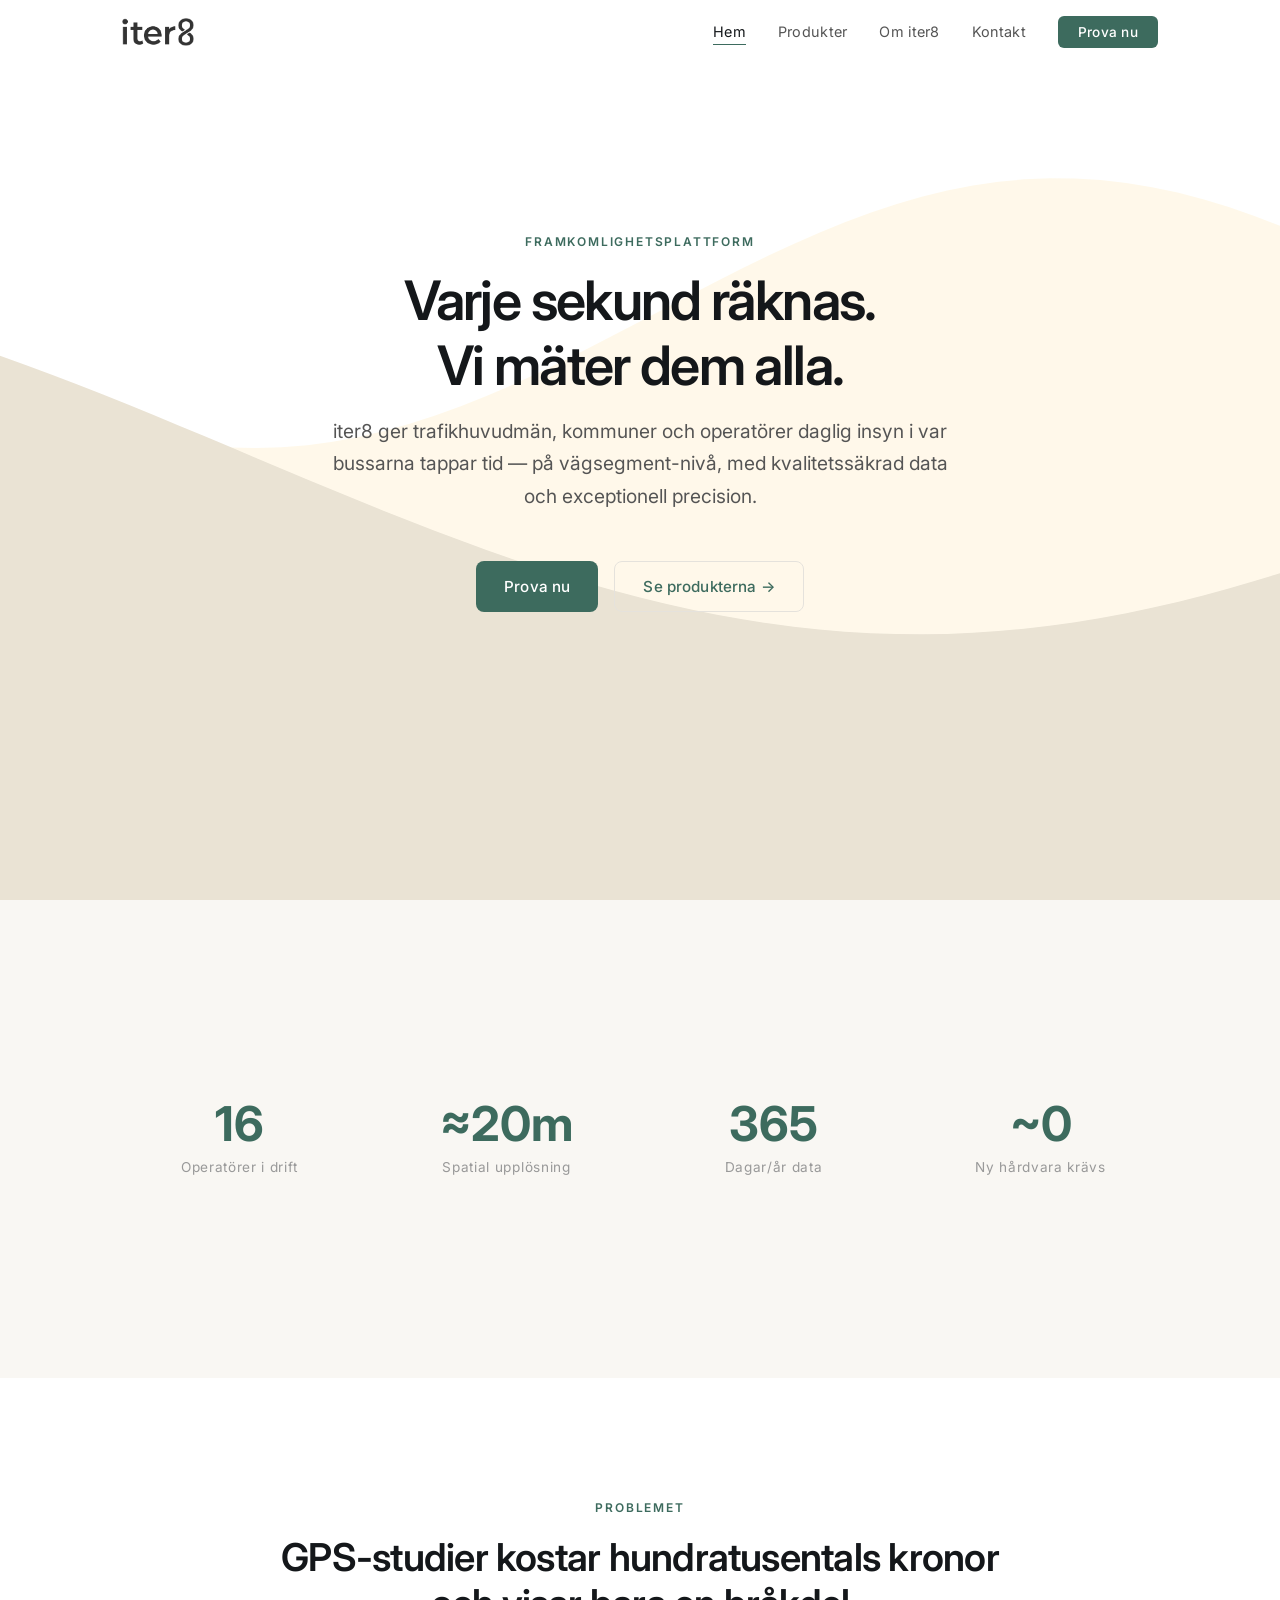
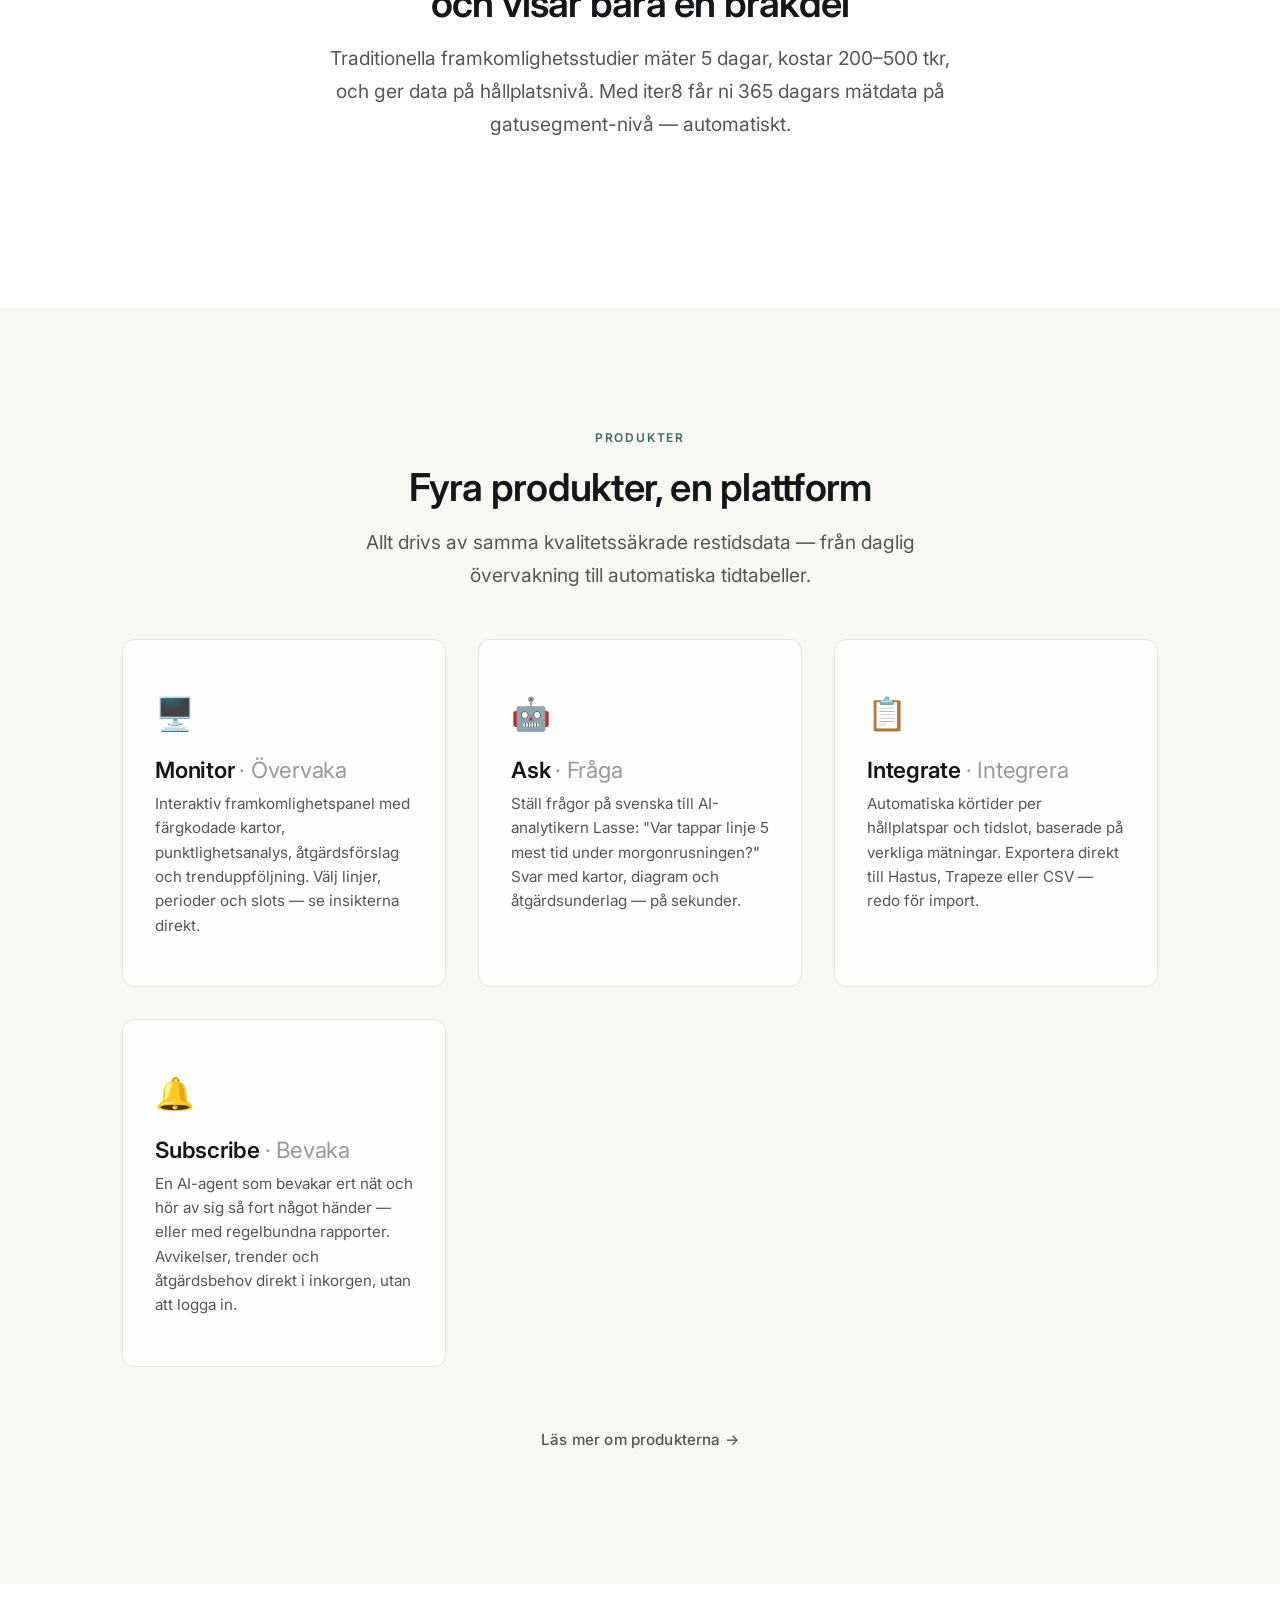
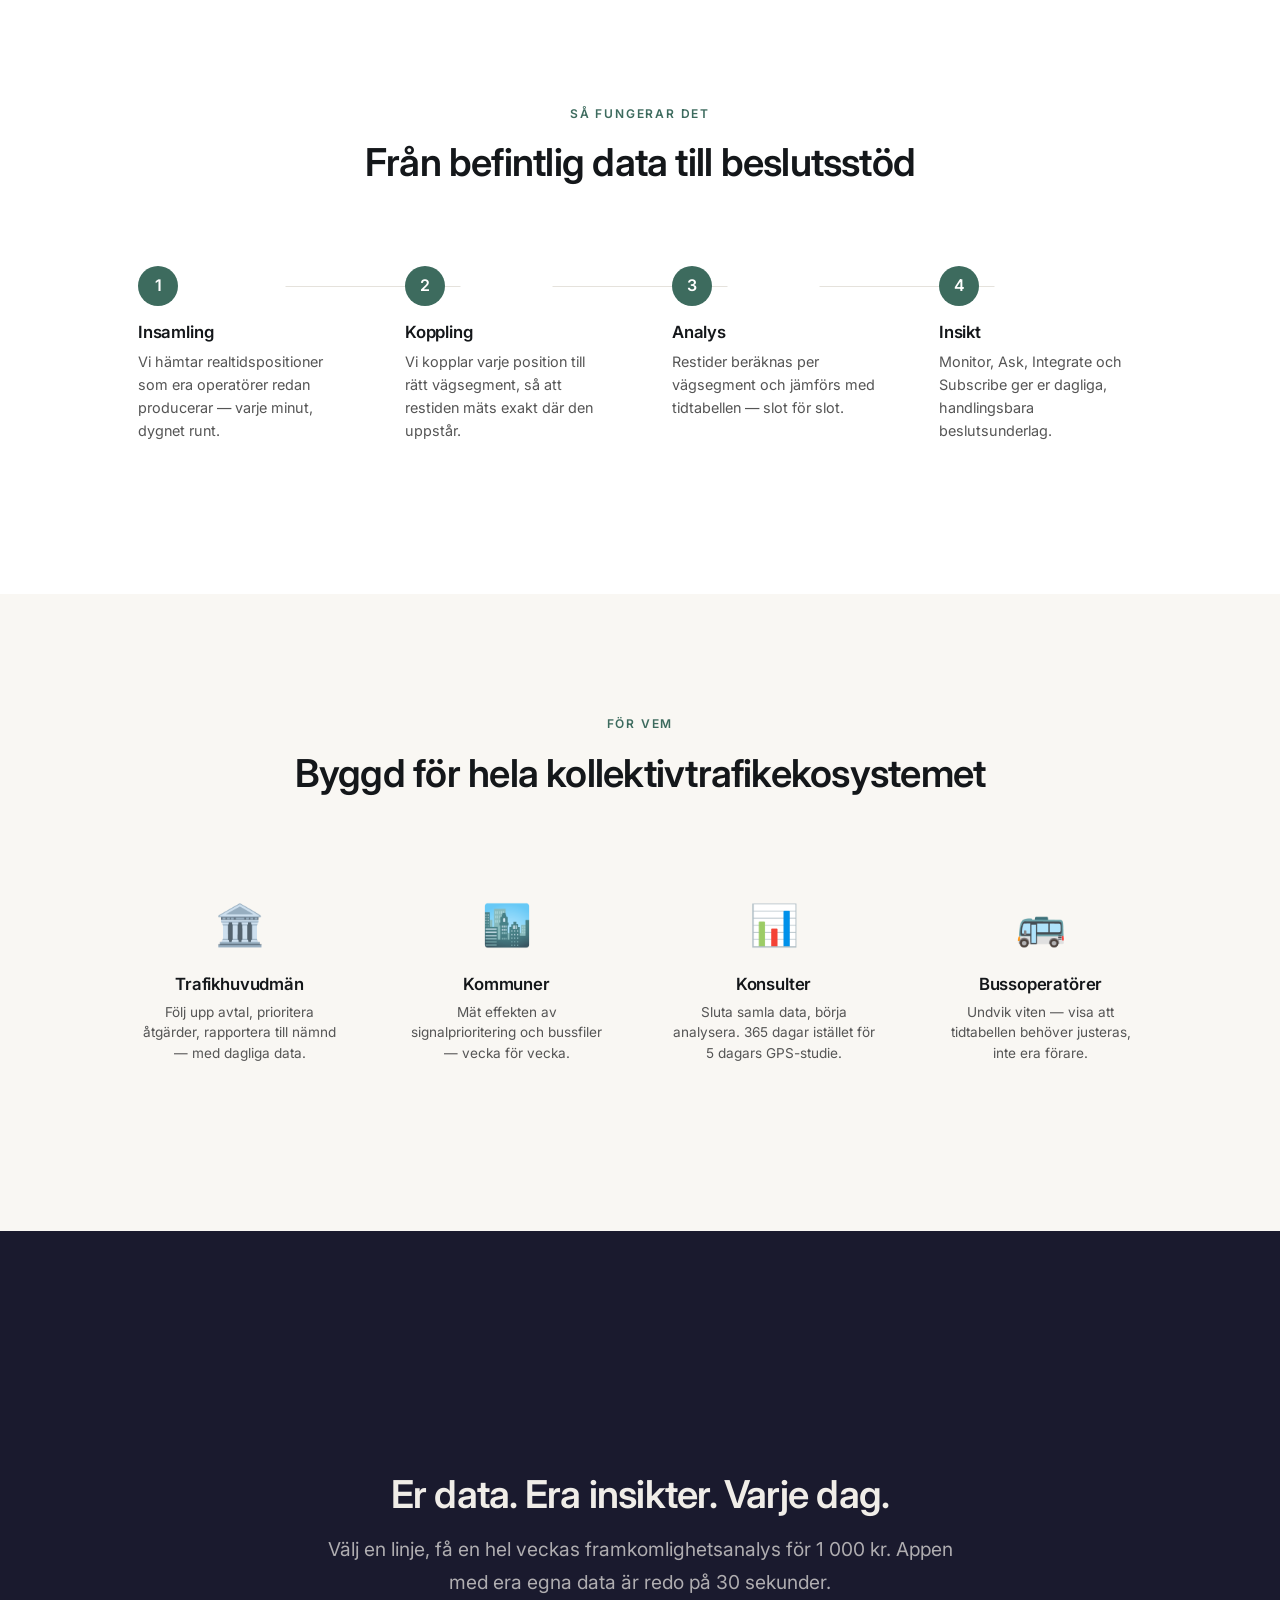
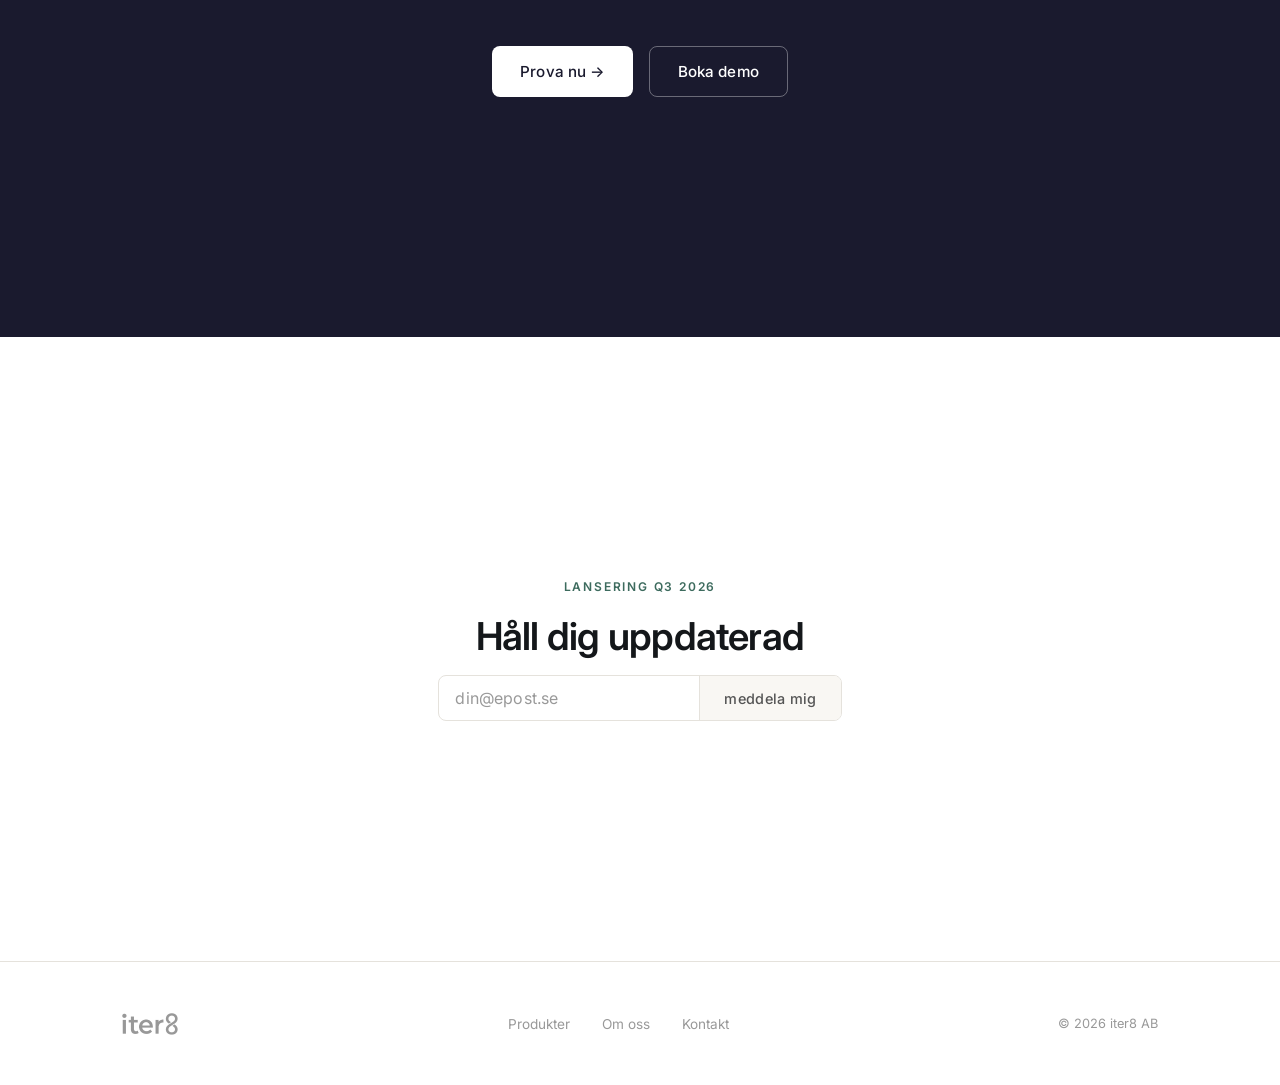
<file: index.html>
<!DOCTYPE html>
<html lang="sv">
<head>
  <meta charset="UTF-8">
  <meta name="viewport" content="width=device-width, initial-scale=1.0">
  <title>iter8 — Framkomlighetsanalys för kollektivtrafiken</title>
  <meta name="description" content="iter8 ger trafikhuvudmän, kommuner och operatörer daglig insyn i var bussarna tappar tid — på gatusegment-nivå — helt baserat på befintlig data.">
  <meta name="keywords" content="framkomlighet, kollektivtrafik, GTFS, restid, buss, tidtabell, AI, trafikplanering">
  <meta property="og:title" content="iter8 — Framkomlighetsanalys för kollektivtrafiken">
  <meta property="og:description" content="Daglig, automatisk restidsanalys på gatunivå. Ingen ny hårdvara, inga manuella studier.">
  <meta property="og:type" content="website">
  <meta property="og:url" content="https://iter8.se">
  <link rel="icon" type="image/png" href="./assets/iter8_favicon.png">
  <link rel="stylesheet" href="./style.css">

</head>
<body>

  <!-- Navigation -->
  <nav class="nav" id="nav">
    <div class="nav-inner">
      <a href="./"><img src="./assets/iter8_no_bg.png" alt="iter8" class="nav-logo"></a>
      <button class="nav-toggle" id="nav-toggle" aria-label="Meny">
        <span></span><span></span><span></span>
      </button>
      <ul class="nav-links" id="nav-links">
        <li><a href="./" class="active">Hem</a></li>
        <li><a href="./produkter.html">Produkter</a></li>
        <li><a href="./om.html">Om iter8</a></li>
        <li><a href="./kontakt.html">Kontakt</a></li>
        <li><a href="./kontakt.html#prova" class="nav-cta">Prova nu</a></li>
      </ul>
    </div>
  </nav>

  <!-- Hero -->
  <section class="hero" id="hero">
    <div class="svg-bg">
      <svg viewBox="0 0 100 100" preserveAspectRatio="none">
        <path id="fluid" fill="#FFF8E8" d="" />
        <path id="fluid-2" fill="#E8E0D0" d="" />
      </svg>
    </div>

    <div class="hero-content">
      <p class="section-label fade-up fade-up-1">Framkomlighetsplattform</p>
      <h1 class="fade-up fade-up-2">Varje sekund räknas.<br>Vi mäter dem alla.</h1>
      <p class="subtitle fade-up fade-up-3">
        iter8 ger trafikhuvudmän, kommuner och operatörer daglig insyn i var
        bussarna tappar tid — på vägsegment-nivå, med kvalitetssäkrad data och exceptionell precision.
      </p>
      <div class="hero-cta-row fade-up fade-up-4">
        <a href="./kontakt.html#prova" class="btn btn-primary">Prova nu</a>
        <a href="./produkter.html" class="btn btn-secondary">Se produkterna →</a>
      </div>
    </div>
  </section>

  <!-- Stats -->
  <section class="section-alt">
    <div class="container">
      <div class="stats-bar reveal">
        <div class="stat-item">
          <div class="stat-number">16</div>
          <div class="stat-label">Operatörer i drift</div>
        </div>
        <div class="stat-item">
          <div class="stat-number">≈20m</div>
          <div class="stat-label">Spatial upplösning</div>
        </div>
        <div class="stat-item">
          <div class="stat-number">365</div>
          <div class="stat-label">Dagar/år data</div>
        </div>
        <div class="stat-item">
          <div class="stat-number">~0</div>
          <div class="stat-label">Ny hårdvara krävs</div>
        </div>
      </div>
    </div>
  </section>

  <!-- Problem/Solution -->
  <section>
    <div class="container">
      <div class="section-header reveal">
        <p class="section-label">Problemet</p>
        <h2>GPS-studier kostar hundratusentals kronor<br>och visar bara en bråkdel</h2>
        <p class="subtitle">
          Traditionella framkomlighetsstudier mäter 5 dagar, kostar 200–500 tkr,
          och ger data på hållplatsnivå. Med iter8 får ni 365 dagars mätdata
          på gatusegment-nivå — automatiskt.
        </p>
      </div>
    </div>
  </section>

  <!-- Three Products -->
  <section class="section-alt" id="produkter-preview">
    <div class="container">
      <div class="section-header reveal">
        <p class="section-label">Produkter</p>
        <h2>Fyra produkter, en plattform</h2>
        <p class="subtitle">
          Allt drivs av samma kvalitetssäkrade restidsdata — från daglig övervakning
          till automatiska tidtabeller.
        </p>
      </div>

      <div class="card-grid reveal">
        <!-- Monitor -->
        <div class="card">
          <span class="card-icon">🖥️</span>
          <h3>Monitor <span style="color: var(--text-muted); font-weight: 400;">· Övervaka</span></h3>
          <p>
            Interaktiv framkomlighetspanel med färgkodade kartor, punktlighetsanalys,
            åtgärdsförslag och trenduppföljning. Välj linjer, perioder och slots
            — se insikterna direkt.
          </p>
        </div>

        <!-- Ask -->
        <div class="card">
          <span class="card-icon">🤖</span>
          <h3>Ask <span style="color: var(--text-muted); font-weight: 400;">· Fråga</span></h3>
          <p>
            Ställ frågor på svenska till AI-analytikern Lasse: "Var tappar linje 5
            mest tid under morgonrusningen?" Svar med kartor, diagram och
            åtgärdsunderlag — på sekunder.
          </p>
        </div>

        <!-- Integrate -->
        <div class="card">
          <span class="card-icon">📋</span>
          <h3>Integrate <span style="color: var(--text-muted); font-weight: 400;">· Integrera</span></h3>
          <p>
            Automatiska körtider per hållplatspar och tidslot, baserade på
            verkliga mätningar. Exportera direkt till Hastus, Trapeze eller
            CSV — redo för import.
          </p>
        </div>

        <!-- Subscribe -->
        <div class="card">
          <span class="card-icon">🔔</span>
          <h3>Subscribe <span style="color: var(--text-muted); font-weight: 400;">· Bevaka</span></h3>
          <p>
            En AI-agent som bevakar ert nät och hör av sig så fort något händer
            — eller med regelbundna rapporter. Avvikelser, trender och
            åtgärdsbehov direkt i inkorgen, utan att logga in.
          </p>
        </div>
      </div>

      <div class="text-center" style="margin-top: var(--space-xl);">
        <a href="./produkter.html" class="btn btn-ghost">Läs mer om produkterna →</a>
      </div>
    </div>
  </section>

  <!-- How it works -->
  <section>
    <div class="container">
      <div class="section-header reveal">
        <p class="section-label">Så fungerar det</p>
        <h2>Från befintlig data till beslutsstöd</h2>
      </div>

      <div class="steps reveal">
        <div class="step">
          <h3>Insamling</h3>
          <p>Vi hämtar realtidspositioner som era operatörer redan producerar — varje minut, dygnet runt.</p>
        </div>
        <div class="step">
          <h3>Koppling</h3>
          <p>Vi kopplar varje position till rätt vägsegment, så att restiden mäts exakt där den uppstår.</p>
        </div>
        <div class="step">
          <h3>Analys</h3>
          <p>Restider beräknas per vägsegment och jämförs med tidtabellen — slot för slot.</p>
        </div>
        <div class="step">
          <h3>Insikt</h3>
          <p>Monitor, Ask, Integrate och Subscribe ger er dagliga, handlingsbara beslutsunderlag.</p>
        </div>
      </div>
    </div>
  </section>

  <!-- Customer segments -->
  <section class="section-alt">
    <div class="container">
      <div class="section-header reveal">
        <p class="section-label">För vem</p>
        <h2>Byggd för hela kollektivtrafikekosystemet</h2>
      </div>

      <div class="segment-grid reveal">
        <div class="segment-card">
          <span class="segment-icon">🏛️</span>
          <h3>Trafikhuvudmän</h3>
          <p>Följ upp avtal, prioritera åtgärder, rapportera till nämnd — med dagliga data.</p>
        </div>
        <div class="segment-card">
          <span class="segment-icon">🏙️</span>
          <h3>Kommuner</h3>
          <p>Mät effekten av signalprioritering och bussfiler — vecka för vecka.</p>
        </div>
        <div class="segment-card">
          <span class="segment-icon">📊</span>
          <h3>Konsulter</h3>
          <p>Sluta samla data, börja analysera. 365 dagar istället för 5 dagars GPS-studie.</p>
        </div>
        <div class="segment-card">
          <span class="segment-icon">🚌</span>
          <h3>Bussoperatörer</h3>
          <p>Undvik viten — visa att tidtabellen behöver justeras, inte era förare.</p>
        </div>
      </div>
    </div>
  </section>

  <!-- CTA -->
  <section class="section-dark">
    <div class="container cta-section reveal">
      <h2>Er data. Era insikter. Varje dag.</h2>
      <p class="subtitle">
        Välj en linje, få en hel veckas framkomlighetsanalys för 1 000 kr.
        Appen med era egna data är redo på 30 sekunder.
      </p>
      <div style="display: flex; gap: var(--space-md); justify-content: center; flex-wrap: wrap; margin-top: var(--space-lg);">
        <a href="./kontakt.html#prova" class="btn btn-primary" style="background: #fff; color: var(--bg-dark);">Prova nu →</a>
        <a href="./kontakt.html#demo" class="btn btn-secondary" style="color: #fff; border-color: rgba(255,255,255,0.35);">Boka demo</a>
      </div>
    </div>
  </section>

  <!-- Signup -->
  <section>
    <div class="container cta-section reveal">
      <p class="section-label">Lansering Q3 2026</p>
      <h2>Håll dig uppdaterad</h2>
      <form id="signup-form" class="signup-form" onsubmit="return handleSignup(event)">
        <div class="signup-input-row">
          <input type="email" id="signup-email" placeholder="din@epost.se" required autocomplete="email" />
          <button type="submit">meddela mig</button>
        </div>
      </form>
      <p id="signup-thanks" class="signup-thanks" hidden>vi hör av oss ✓</p>
    </div>
  </section>

  <!-- Footer -->
  <footer class="footer">
    <div class="container footer-inner">
      <img src="./assets/iter8_no_bg.png" alt="iter8" class="footer-logo">
      <ul class="footer-links">
        <li><a href="./produkter.html">Produkter</a></li>
        <li><a href="./om.html">Om oss</a></li>
        <li><a href="./kontakt.html">Kontakt</a></li>
      </ul>
      <p class="footer-copy">© 2026 iter8 AB</p>
    </div>
  </footer>

  <script src="./main.js"></script>
</body>
</html>
</file>
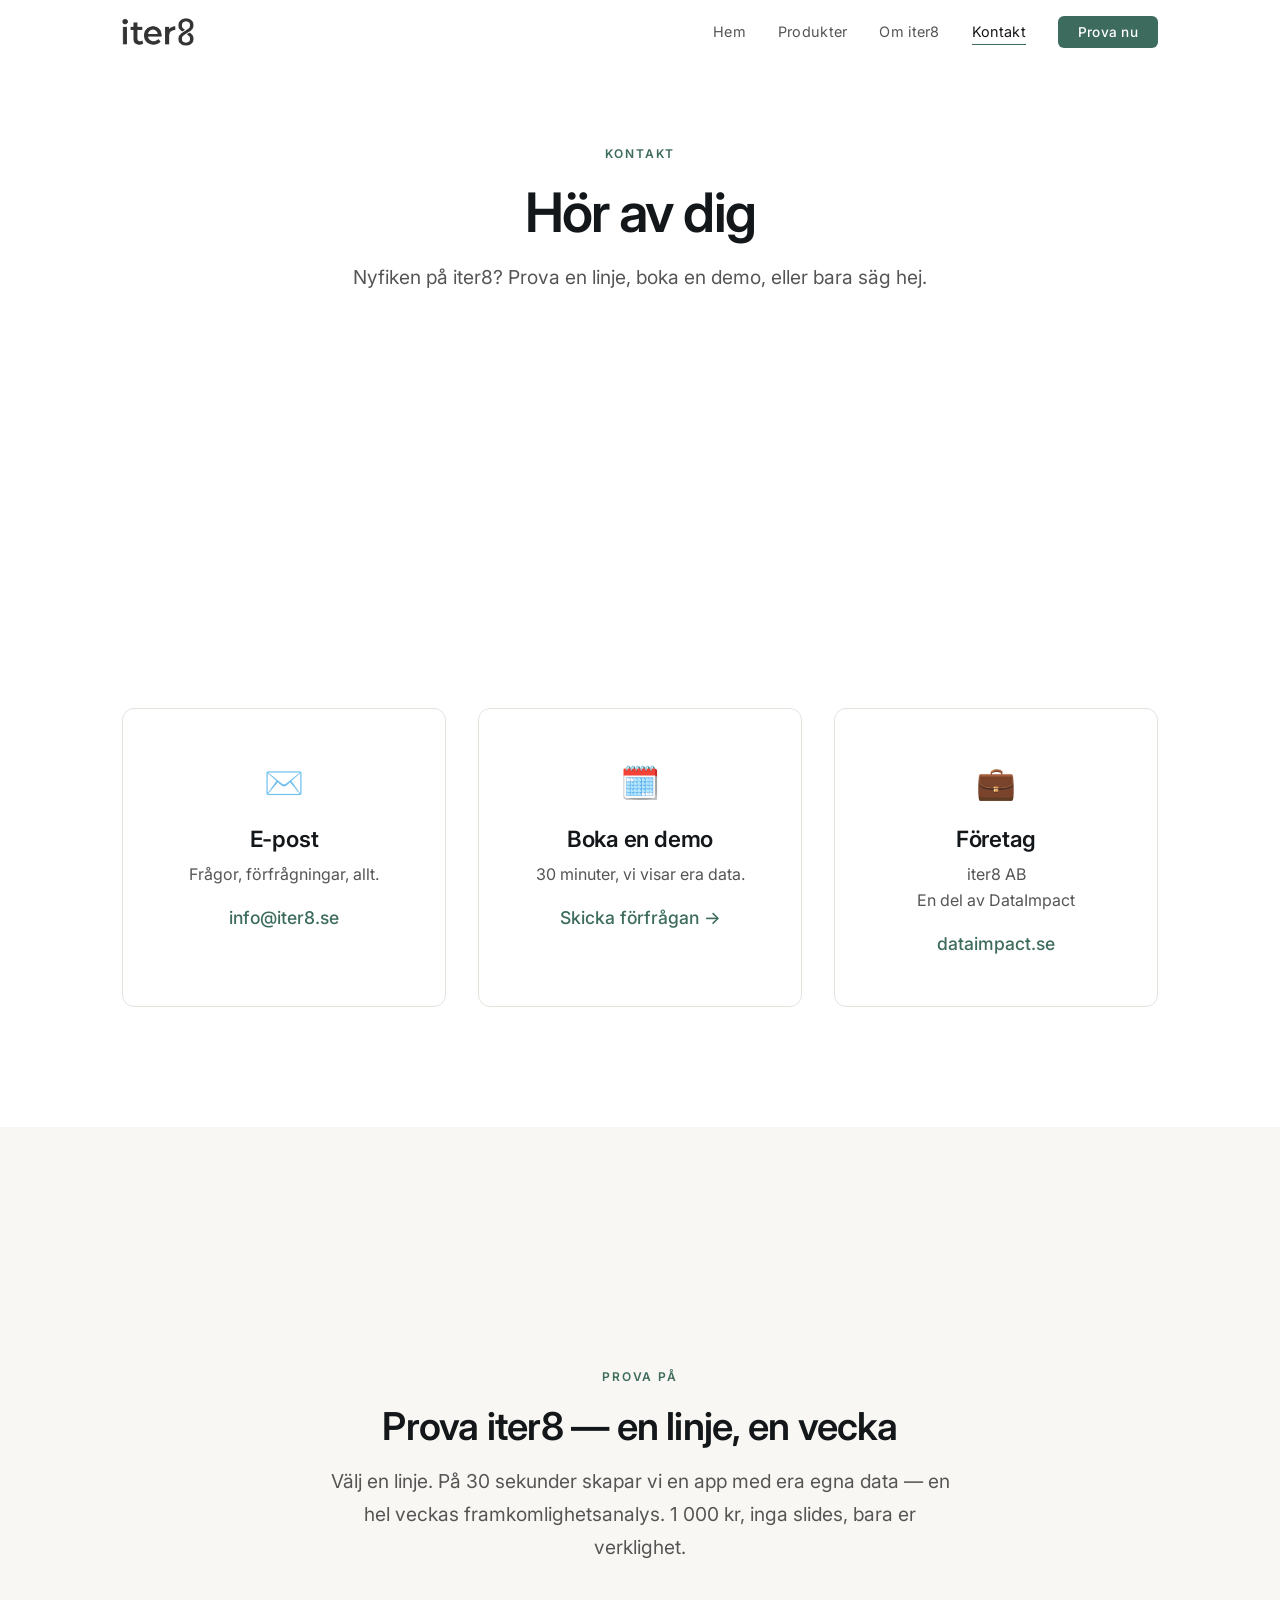
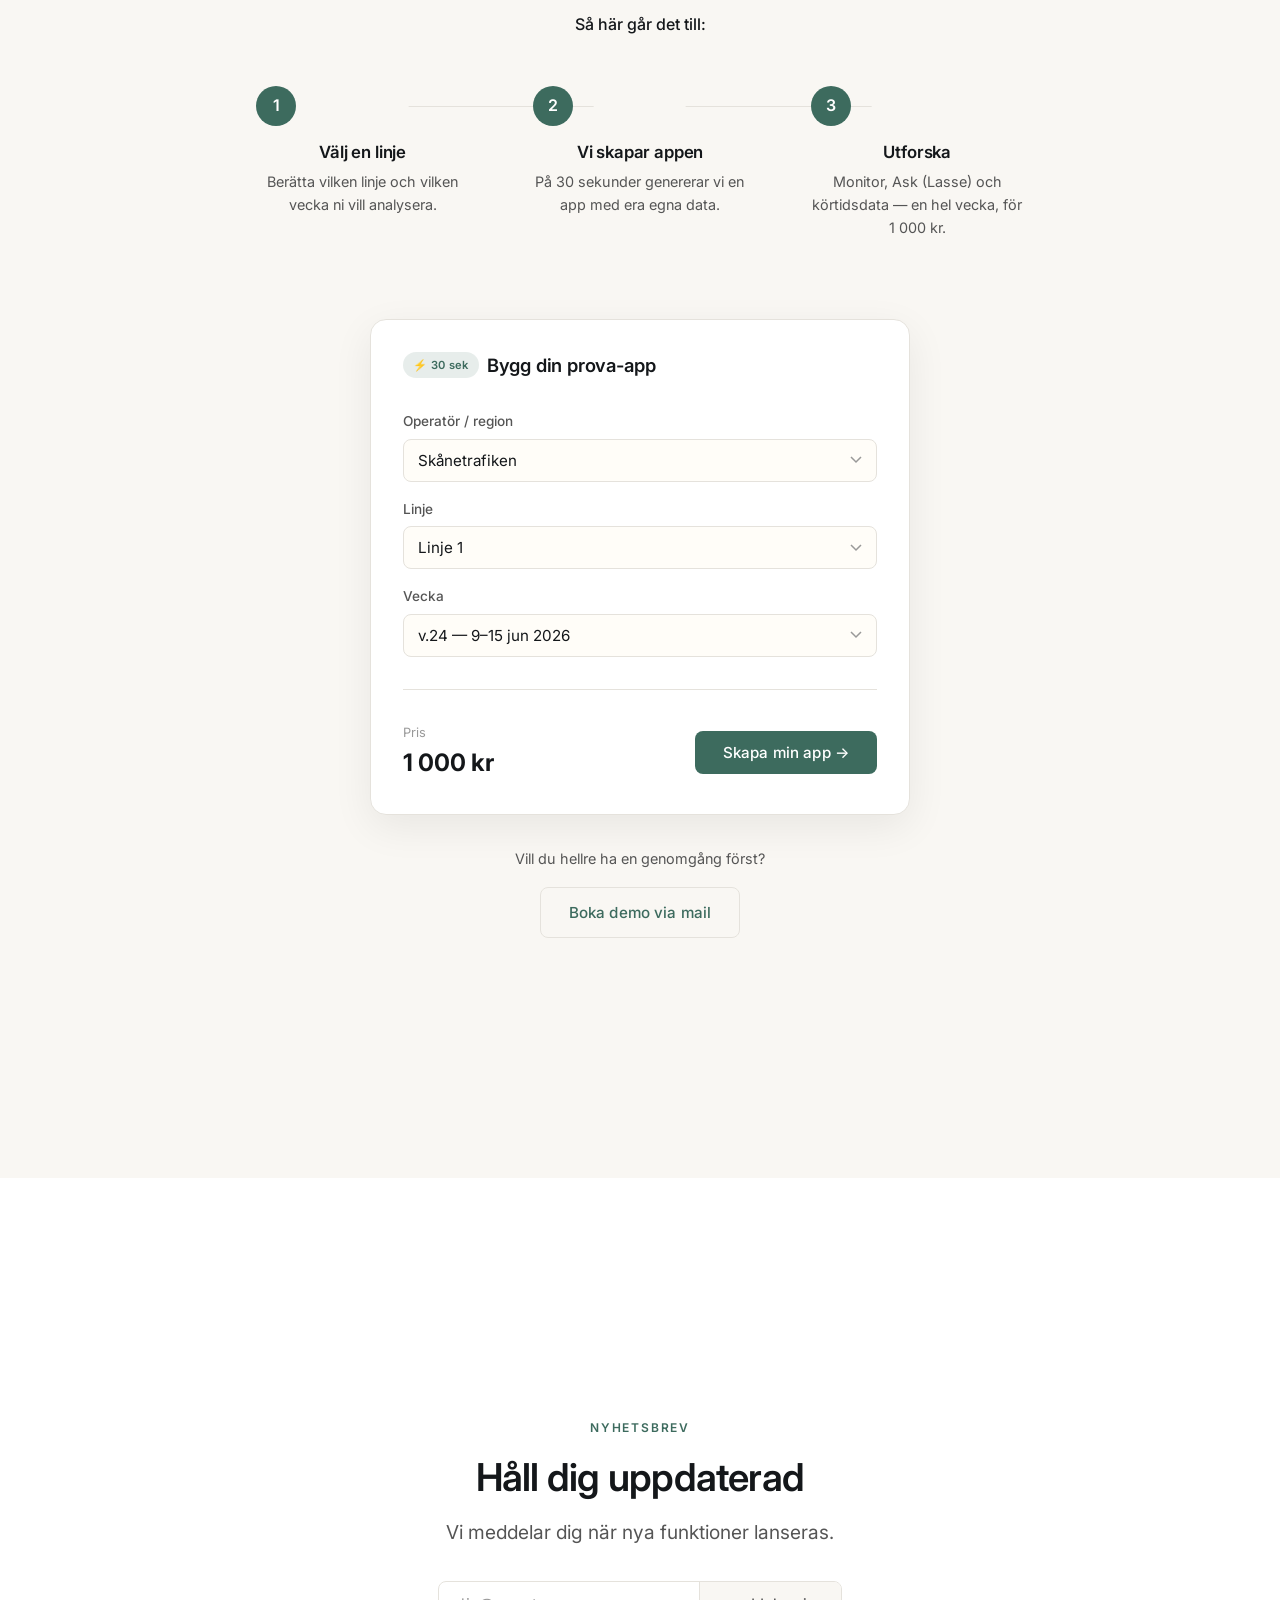
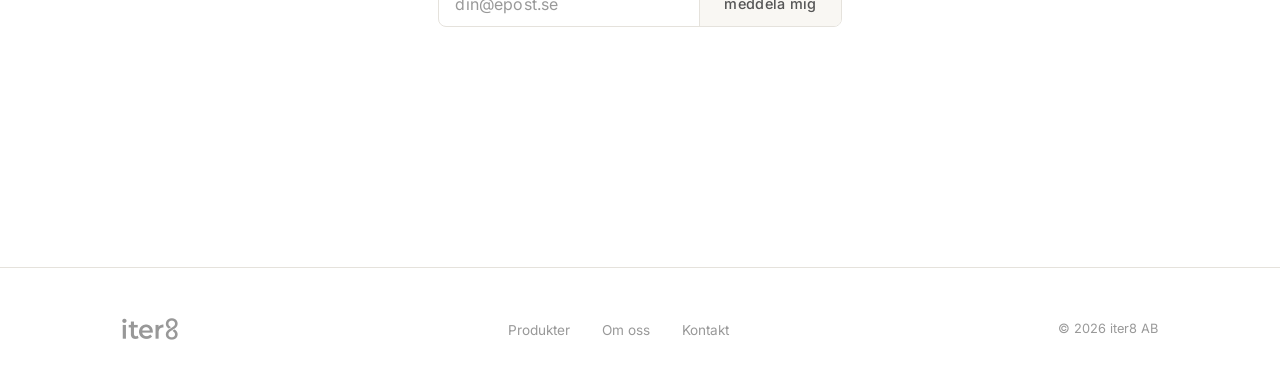
<file: kontakt.html>
<!DOCTYPE html>
<html lang="sv">
<head>
  <meta charset="UTF-8">
  <meta name="viewport" content="width=device-width, initial-scale=1.0">
  <title>Kontakt — iter8</title>
  <meta name="description" content="Prova iter8 — en linje, en vecka, 1 000 kr. Eller boka en demo med era egna data.">
  <link rel="icon" type="image/png" href="./assets/iter8_favicon.png">
  <link rel="stylesheet" href="./style.css">

</head>
<body>

  <!-- Navigation -->
  <nav class="nav" id="nav">
    <div class="nav-inner">
      <a href="./"><img src="./assets/iter8_no_bg.png" alt="iter8" class="nav-logo"></a>
      <button class="nav-toggle" id="nav-toggle" aria-label="Meny">
        <span></span><span></span><span></span>
      </button>
      <ul class="nav-links" id="nav-links">
        <li><a href="./">Hem</a></li>
        <li><a href="./produkter.html">Produkter</a></li>
        <li><a href="./om.html">Om iter8</a></li>
        <li><a href="./kontakt.html" class="active">Kontakt</a></li>
        <li><a href="#prova" class="nav-cta">Prova nu</a></li>
      </ul>
    </div>
  </nav>

  <!-- Contact hero -->
  <section class="about-hero">
    <div class="container text-center">
      <p class="section-label fade-up fade-up-1">Kontakt</p>
      <h1 class="fade-up fade-up-2">Hör av dig</h1>
      <p class="subtitle fade-up fade-up-3" style="margin: var(--space-md) auto 0;">
        Nyfiken på iter8? Prova en linje, boka en demo, eller bara säg hej.
      </p>
    </div>
  </section>

  <!-- Contact methods -->
  <section>
    <div class="container">
      <div class="contact-methods reveal">
        <div class="contact-card">
          <span class="card-icon">✉️</span>
          <h3>E-post</h3>
          <p style="color: var(--text-secondary); margin-bottom: var(--space-md);">
            Frågor, förfrågningar, allt.
          </p>
          <a href="mailto:info@iter8.se">info@iter8.se</a>
        </div>

        <div class="contact-card">
          <span class="card-icon">🗓️</span>
          <h3>Boka en demo</h3>
          <p style="color: var(--text-secondary); margin-bottom: var(--space-md);">
            30 minuter, vi visar era data.
          </p>
          <a href="mailto:info@iter8.se?subject=Demo-förfrågan%20iter8&body=Hej!%0A%0AVi%20vill%20boka%20en%20demo%20av%20iter8.%0A%0AOrganisation:%20%0AKontaktperson:%20%0ATelefon:%20">Skicka förfrågan →</a>
        </div>

        <div class="contact-card">
          <span class="card-icon">💼</span>
          <h3>Företag</h3>
          <p style="color: var(--text-secondary); margin-bottom: var(--space-md);">
            iter8 AB<br>
            En del av DataImpact
          </p>
          <a href="https://dataimpact.se" target="_blank" rel="noopener">dataimpact.se</a>
        </div>
      </div>
    </div>
  </section>

  <!-- Prova på CTA -->
  <section class="section-alt" id="prova">
    <div class="container cta-section reveal">
      <p class="section-label">Prova på</p>
      <h2>Prova iter8 — en linje, en vecka</h2>
      <p class="subtitle">
        Välj en linje. På 30 sekunder skapar vi en app med era egna data —
        en hel veckas framkomlighetsanalys. 1 000 kr, inga slides,
        bara er verklighet.
      </p>

      <div style="margin-top: var(--space-xl);">
        <p style="font-weight: 500; margin-bottom: var(--space-md);">Så här går det till:</p>
        <div class="steps" style="max-width: 800px; margin: 0 auto; grid-template-columns: repeat(3, 1fr);">
          <div class="step">
            <h3>Välj en linje</h3>
            <p>Berätta vilken linje och vilken vecka ni vill analysera.</p>
          </div>
          <div class="step">
            <h3>Vi skapar appen</h3>
            <p>På 30 sekunder genererar vi en app med era egna data.</p>
          </div>
          <div class="step">
            <h3>Utforska</h3>
            <p>Monitor, Ask (Lasse) och körtidsdata — en hel vecka, för 1 000 kr.</p>
          </div>
        </div>
      </div>

      <!-- Mockad self-service-väljare — riktiga data-selectorn integreras här senare -->
      <div class="selector" id="selector">
        <div class="selector-head">
          <span class="selector-badge">⚡ 30 sek</span>
          <h3>Bygg din prova-app</h3>
        </div>

        <div class="selector-body">
          <label class="selector-field">
            <span>Operatör / region</span>
            <select id="sel-operator">
              <option>Skånetrafiken</option>
              <option>Västtrafik</option>
              <option>SL — Stockholm</option>
              <option>Östgötatrafiken</option>
              <option>Länstrafiken Kronoberg</option>
            </select>
          </label>

          <label class="selector-field">
            <span>Linje</span>
            <select id="sel-line">
              <option>Linje 1</option>
              <option>Linje 3</option>
              <option>Linje 5</option>
              <option>Linje 150</option>
            </select>
          </label>

          <label class="selector-field">
            <span>Vecka</span>
            <select id="sel-week">
              <option>v.24 — 9–15 jun 2026</option>
              <option>v.23 — 2–8 jun 2026</option>
              <option>v.22 — 26 maj–1 jun 2026</option>
            </select>
          </label>
        </div>

        <div class="selector-foot">
          <div class="selector-price">
            <span class="selector-price-label">Pris</span>
            <span class="selector-price-value">1 000 kr</span>
          </div>
          <button type="button" class="btn btn-primary" id="selector-build">Skapa min app →</button>
        </div>

        <div class="selector-status" id="selector-status" hidden>
          <div class="selector-spinner"></div>
          <p id="selector-status-text">Skapar din app …</p>
          <div class="selector-progress"><span id="selector-bar"></span></div>
        </div>
      </div>

      <p style="color: var(--text-secondary); font-size: 0.9rem; margin-top: var(--space-lg);">
        Vill du hellre ha en genomgång först?
      </p>
      <span id="demo" style="display: block; position: relative; top: -90px; visibility: hidden;"></span>
      <div style="display: flex; gap: var(--space-md); justify-content: center; flex-wrap: wrap; margin-top: var(--space-md);">
        <a href="mailto:info@iter8.se?subject=Demo-förfrågan%20iter8&body=Hej!%0A%0AVi%20vill%20boka%20en%20demo%20av%20iter8.%0A%0AOrganisation:%20%0AKontaktperson:%20%0ATelefon:%20%0ARegion/operatör:%20" class="btn btn-secondary">Boka demo via mail</a>
      </div>
    </div>
  </section>

  <!-- Signup -->
  <section>
    <div class="container cta-section reveal">
      <p class="section-label">Nyhetsbrev</p>
      <h2>Håll dig uppdaterad</h2>
      <p class="subtitle" style="margin: var(--space-md) auto var(--space-lg);">
        Vi meddelar dig när nya funktioner lanseras.
      </p>
      <form id="signup-form" class="signup-form" onsubmit="return handleSignup(event)">
        <div class="signup-input-row">
          <input type="email" id="signup-email" placeholder="din@epost.se" required autocomplete="email" />
          <button type="submit">meddela mig</button>
        </div>
      </form>
      <p id="signup-thanks" class="signup-thanks" hidden>vi hör av oss ✓</p>
    </div>
  </section>

  <!-- Footer -->
  <footer class="footer">
    <div class="container footer-inner">
      <img src="./assets/iter8_no_bg.png" alt="iter8" class="footer-logo">
      <ul class="footer-links">
        <li><a href="./produkter.html">Produkter</a></li>
        <li><a href="./om.html">Om oss</a></li>
        <li><a href="./kontakt.html">Kontakt</a></li>
      </ul>
      <p class="footer-copy">© 2026 iter8 AB</p>
    </div>
  </footer>

  <script src="./main.js"></script>
</body>
</html>
</file>
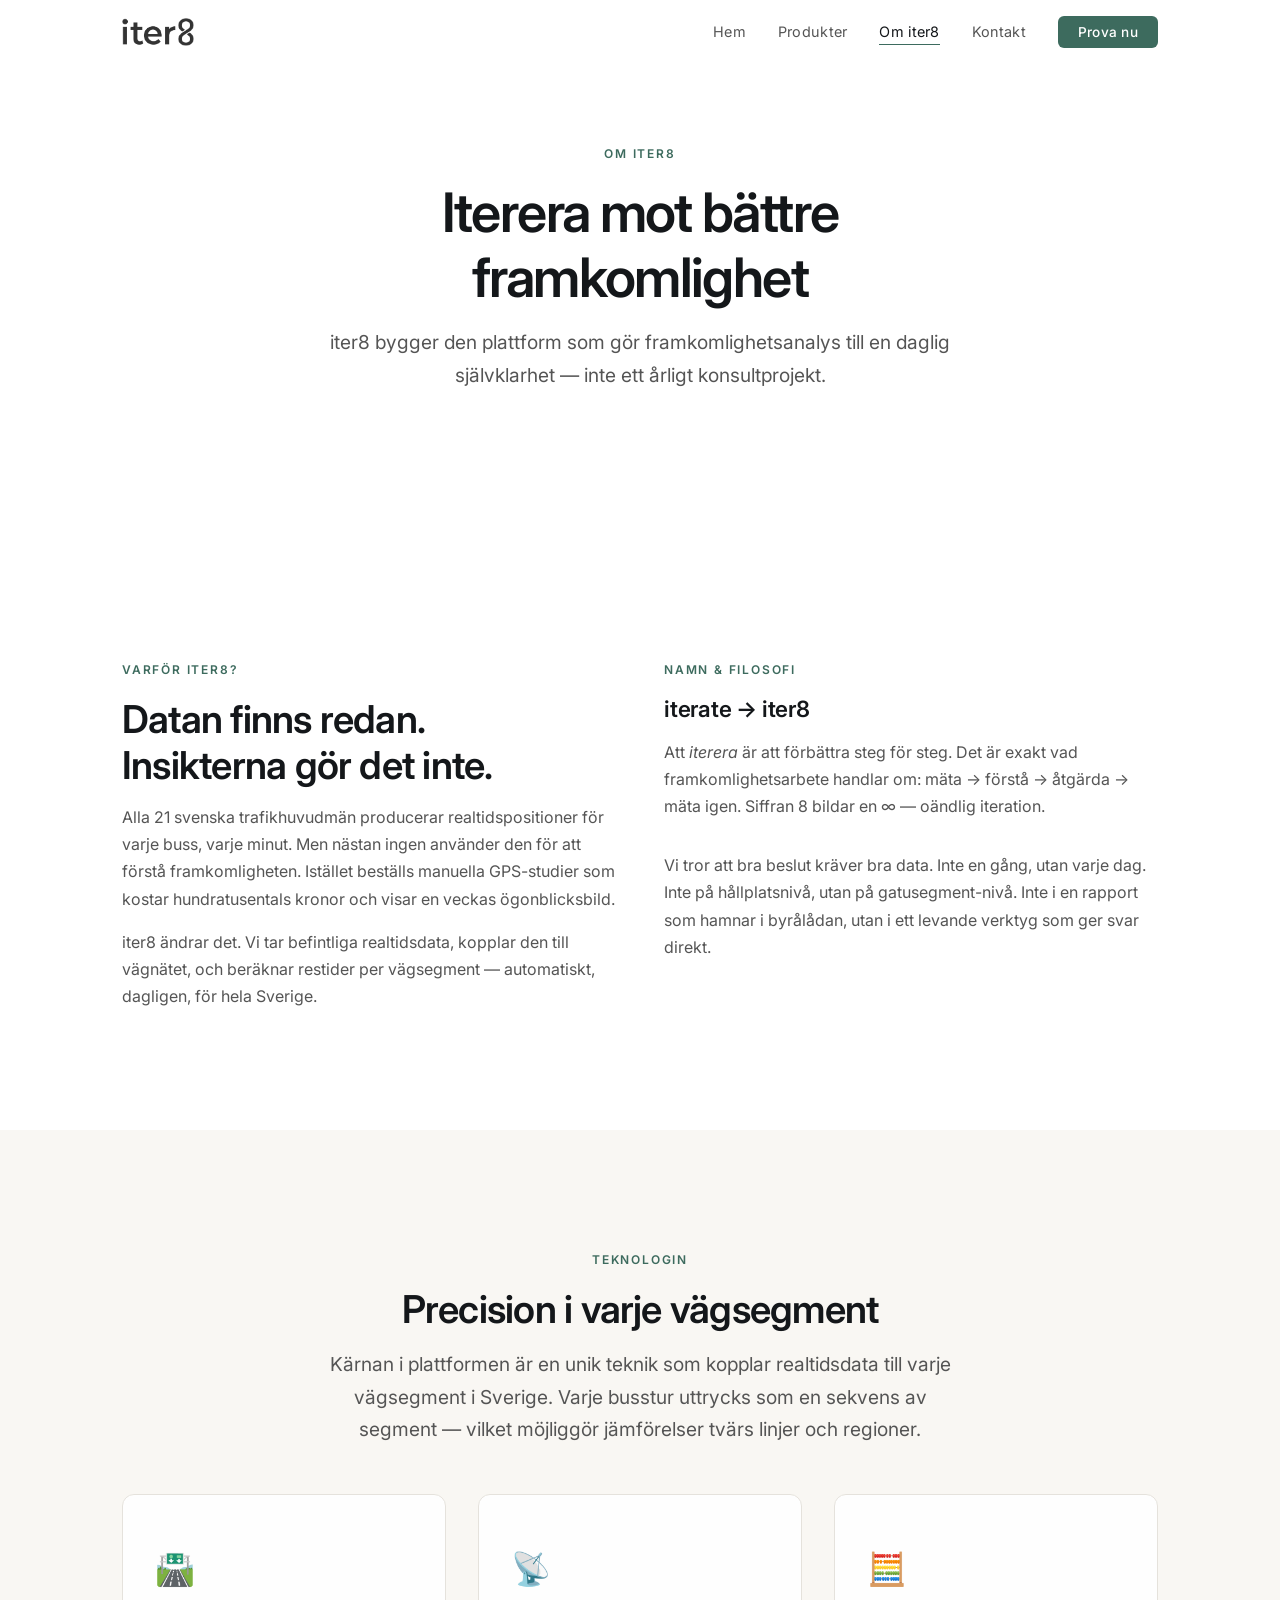
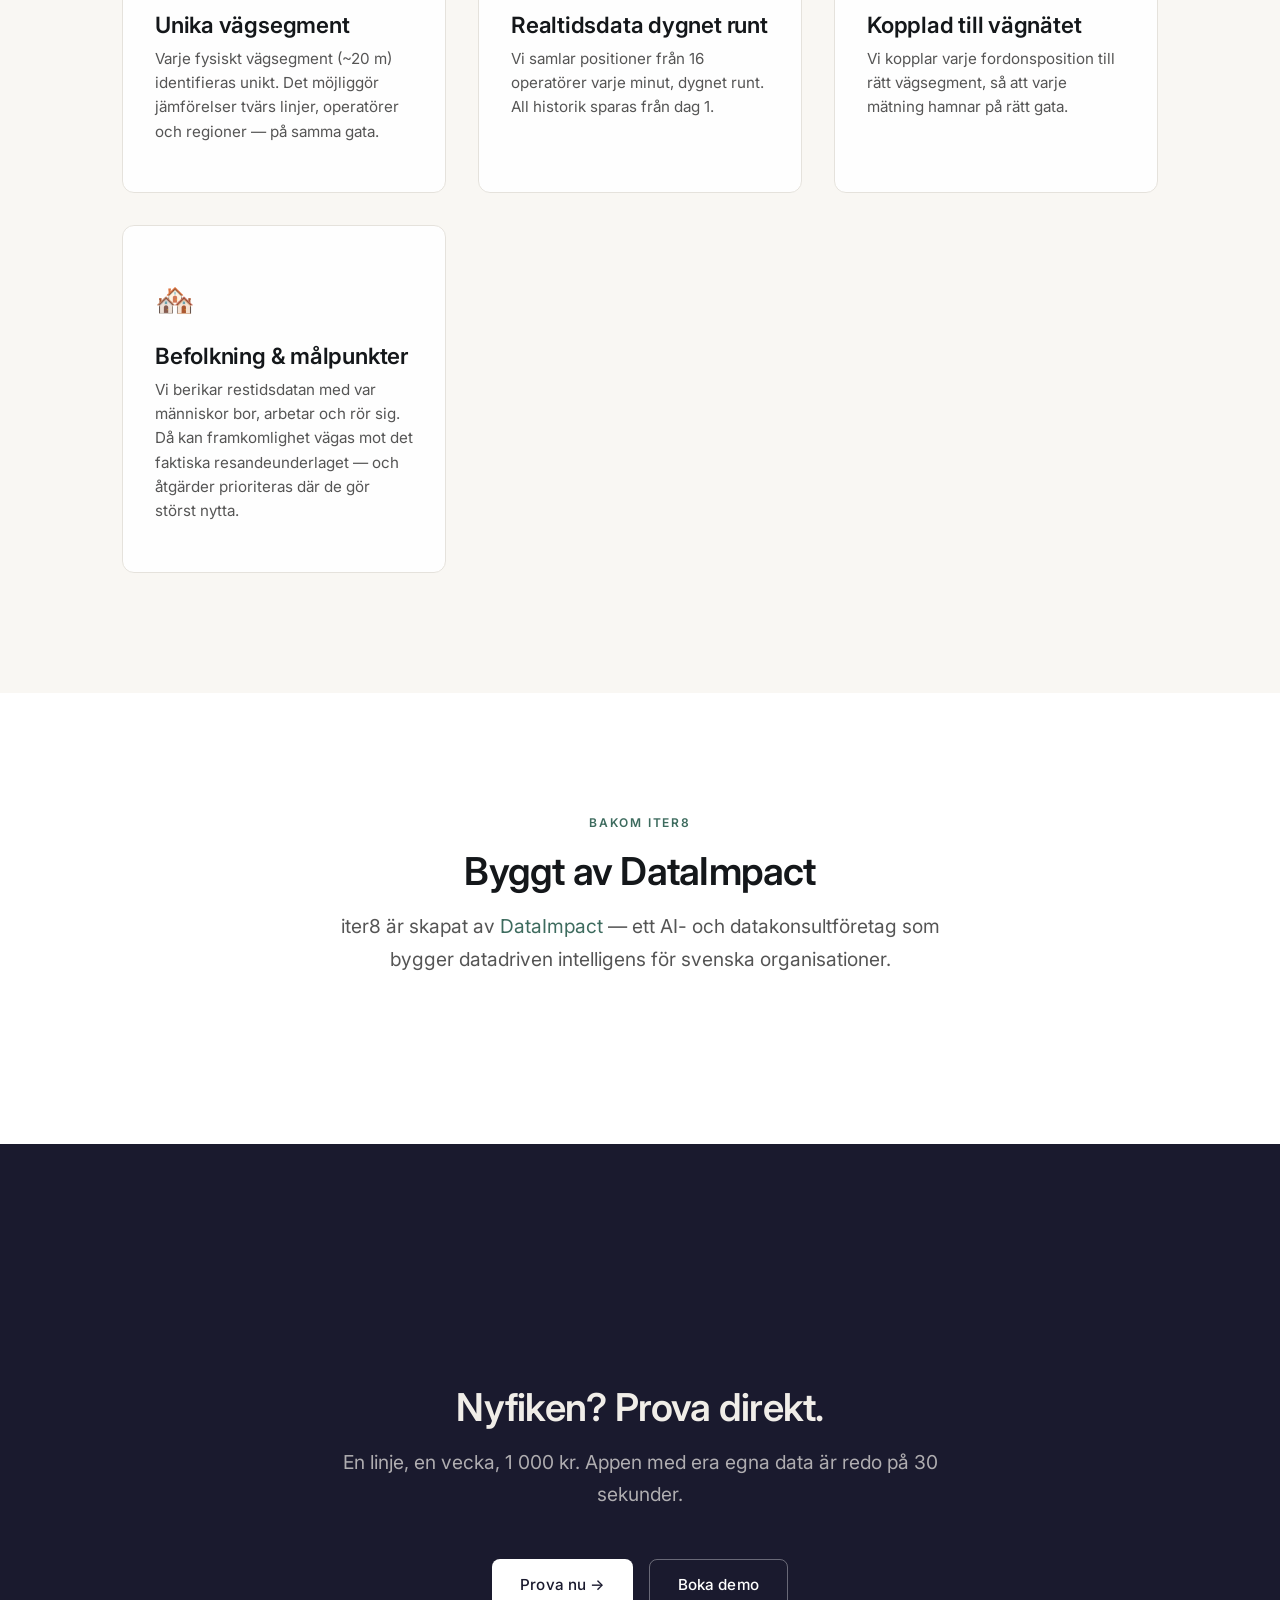
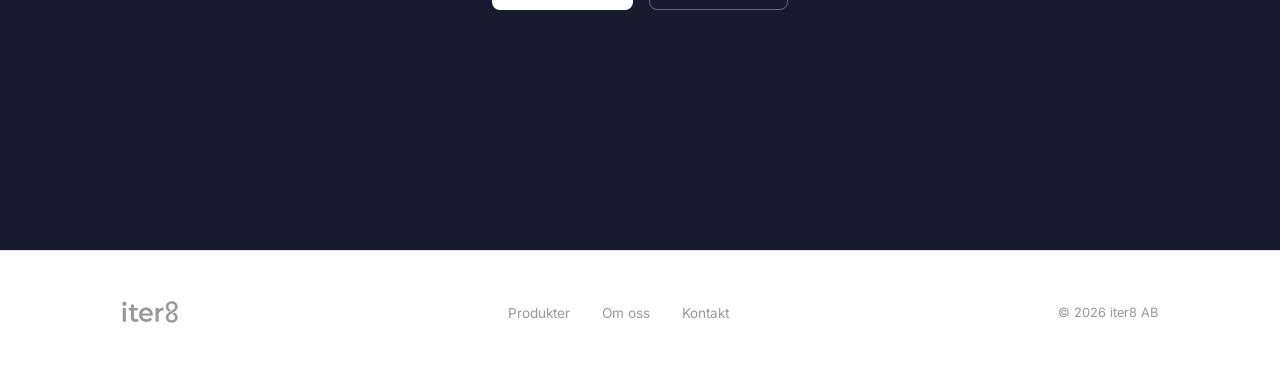
<file: om.html>
<!DOCTYPE html>
<html lang="sv">
<head>
  <meta charset="UTF-8">
  <meta name="viewport" content="width=device-width, initial-scale=1.0">
  <title>Om iter8 — Framkomlighetsanalys för kollektivtrafiken</title>
  <meta name="description" content="iter8 AB bygger AI-driven framkomlighetsanalys för svensk kollektivtrafik. Grundat av DataImpact.">
  <link rel="icon" type="image/png" href="./assets/iter8_favicon.png">
  <link rel="stylesheet" href="./style.css">

</head>
<body>

  <!-- Navigation -->
  <nav class="nav" id="nav">
    <div class="nav-inner">
      <a href="./"><img src="./assets/iter8_no_bg.png" alt="iter8" class="nav-logo"></a>
      <button class="nav-toggle" id="nav-toggle" aria-label="Meny">
        <span></span><span></span><span></span>
      </button>
      <ul class="nav-links" id="nav-links">
        <li><a href="./">Hem</a></li>
        <li><a href="./produkter.html">Produkter</a></li>
        <li><a href="./om.html" class="active">Om iter8</a></li>
        <li><a href="./kontakt.html">Kontakt</a></li>
        <li><a href="./kontakt.html#prova" class="nav-cta">Prova nu</a></li>
      </ul>
    </div>
  </nav>

  <!-- About hero -->
  <section class="about-hero">
    <div class="container text-center">
      <p class="section-label fade-up fade-up-1">Om iter8</p>
      <h1 class="fade-up fade-up-2">Iterera mot bättre<br>framkomlighet</h1>
      <p class="subtitle fade-up fade-up-3" style="margin: var(--space-md) auto 0;">
        iter8 bygger den plattform som gör framkomlighetsanalys till en daglig
        självklarhet — inte ett årligt konsultprojekt.
      </p>
    </div>
  </section>

  <!-- Mission -->
  <section>
    <div class="container">
      <div class="about-grid reveal">
        <div>
          <p class="section-label">Varför iter8?</p>
          <h2>Datan finns redan.<br>Insikterna gör det inte.</h2>
          <p style="margin-top: var(--space-md); color: var(--text-secondary); line-height: 1.7;">
            Alla 21 svenska trafikhuvudmän producerar realtidspositioner
            för varje buss, varje minut. Men nästan ingen använder den för att
            förstå framkomligheten. Istället beställs manuella GPS-studier som
            kostar hundratusentals kronor och visar en veckas ögonblicksbild.
          </p>
          <p style="margin-top: var(--space-md); color: var(--text-secondary); line-height: 1.7;">
            iter8 ändrar det. Vi tar befintliga realtidsdata, kopplar den till
            vägnätet, och beräknar restider per vägsegment — automatiskt,
            dagligen, för hela Sverige.
          </p>
        </div>
        <div>
          <p class="section-label">Namn & filosofi</p>
          <h3 style="margin-bottom: var(--space-md);">iterate → iter8</h3>
          <p style="color: var(--text-secondary); line-height: 1.7;">
            Att <em>iterera</em> är att förbättra steg för steg. Det är exakt
            vad framkomlighetsarbete handlar om: mäta → förstå → åtgärda → mäta
            igen. Siffran 8 bildar en ∞ — oändlig iteration.
          </p>
          <p style="margin-top: var(--space-lg); color: var(--text-secondary); line-height: 1.7;">
            Vi tror att bra beslut kräver bra data. Inte en gång, utan varje dag.
            Inte på hållplatsnivå, utan på gatusegment-nivå. Inte i en rapport
            som hamnar i byrålådan, utan i ett levande verktyg som ger svar
            direkt.
          </p>
        </div>
      </div>
    </div>
  </section>

  <!-- Technology -->
  <section class="section-alt">
    <div class="container">
      <div class="section-header reveal">
        <p class="section-label">Teknologin</p>
        <h2>Precision i varje vägsegment</h2>
        <p class="subtitle">
          Kärnan i plattformen är en unik teknik som kopplar realtidsdata till
          varje vägsegment i Sverige. Varje busstur uttrycks som en sekvens
          av segment — vilket möjliggör jämförelser tvärs linjer och regioner.
        </p>
      </div>

      <div class="card-grid reveal">
        <div class="card">
          <span class="card-icon">🛣️</span>
          <h3>Unika vägsegment</h3>
          <p>Varje fysiskt vägsegment (~20 m) identifieras unikt. Det möjliggör jämförelser tvärs linjer, operatörer och regioner — på samma gata.</p>
        </div>
        <div class="card">
          <span class="card-icon">📡</span>
          <h3>Realtidsdata dygnet runt</h3>
          <p>Vi samlar positioner från 16 operatörer varje minut, dygnet runt. All historik sparas från dag 1.</p>
        </div>
        <div class="card">
          <span class="card-icon">🧮</span>
          <h3>Kopplad till vägnätet</h3>
          <p>Vi kopplar varje fordonsposition till rätt vägsegment, så att varje mätning hamnar på rätt gata.</p>
        </div>
        <div class="card">
          <span class="card-icon">🏘️</span>
          <h3>Befolkning &amp; målpunkter</h3>
          <p>Vi berikar restidsdatan med var människor bor, arbetar och rör sig. Då kan framkomlighet vägas mot det faktiska resandeunderlaget — och åtgärder prioriteras där de gör störst nytta.</p>
        </div>
      </div>
    </div>
  </section>

  <!-- Behind iter8 -->
  <section>
    <div class="container">
      <div class="section-header reveal">
        <p class="section-label">Bakom iter8</p>
        <h2>Byggt av DataImpact</h2>
        <p class="subtitle">
          iter8 är skapat av <a href="https://dataimpact.se" target="_blank" rel="noopener">DataImpact</a> —
          ett AI- och datakonsultföretag som bygger datadriven intelligens för
          svenska organisationer.
        </p>
      </div>
    </div>
  </section>

  <!-- CTA -->
  <section class="section-dark">
    <div class="container cta-section reveal">
      <h2>Nyfiken? Prova direkt.</h2>
      <p class="subtitle">
        En linje, en vecka, 1 000 kr. Appen med era egna data är redo på 30 sekunder.
      </p>
      <div style="display: flex; gap: var(--space-md); justify-content: center; flex-wrap: wrap; margin-top: var(--space-lg);">
        <a href="./kontakt.html#prova" class="btn btn-primary" style="background: #fff; color: var(--bg-dark);">Prova nu →</a>
        <a href="./kontakt.html#demo" class="btn btn-secondary" style="color: #fff; border-color: rgba(255,255,255,0.35);">Boka demo</a>
      </div>
    </div>
  </section>

  <!-- Footer -->
  <footer class="footer">
    <div class="container footer-inner">
      <img src="./assets/iter8_no_bg.png" alt="iter8" class="footer-logo">
      <ul class="footer-links">
        <li><a href="./produkter.html">Produkter</a></li>
        <li><a href="./om.html">Om oss</a></li>
        <li><a href="./kontakt.html">Kontakt</a></li>
      </ul>
      <p class="footer-copy">© 2026 iter8 AB</p>
    </div>
  </footer>

  <script src="./main.js"></script>
</body>
</html>
</file>
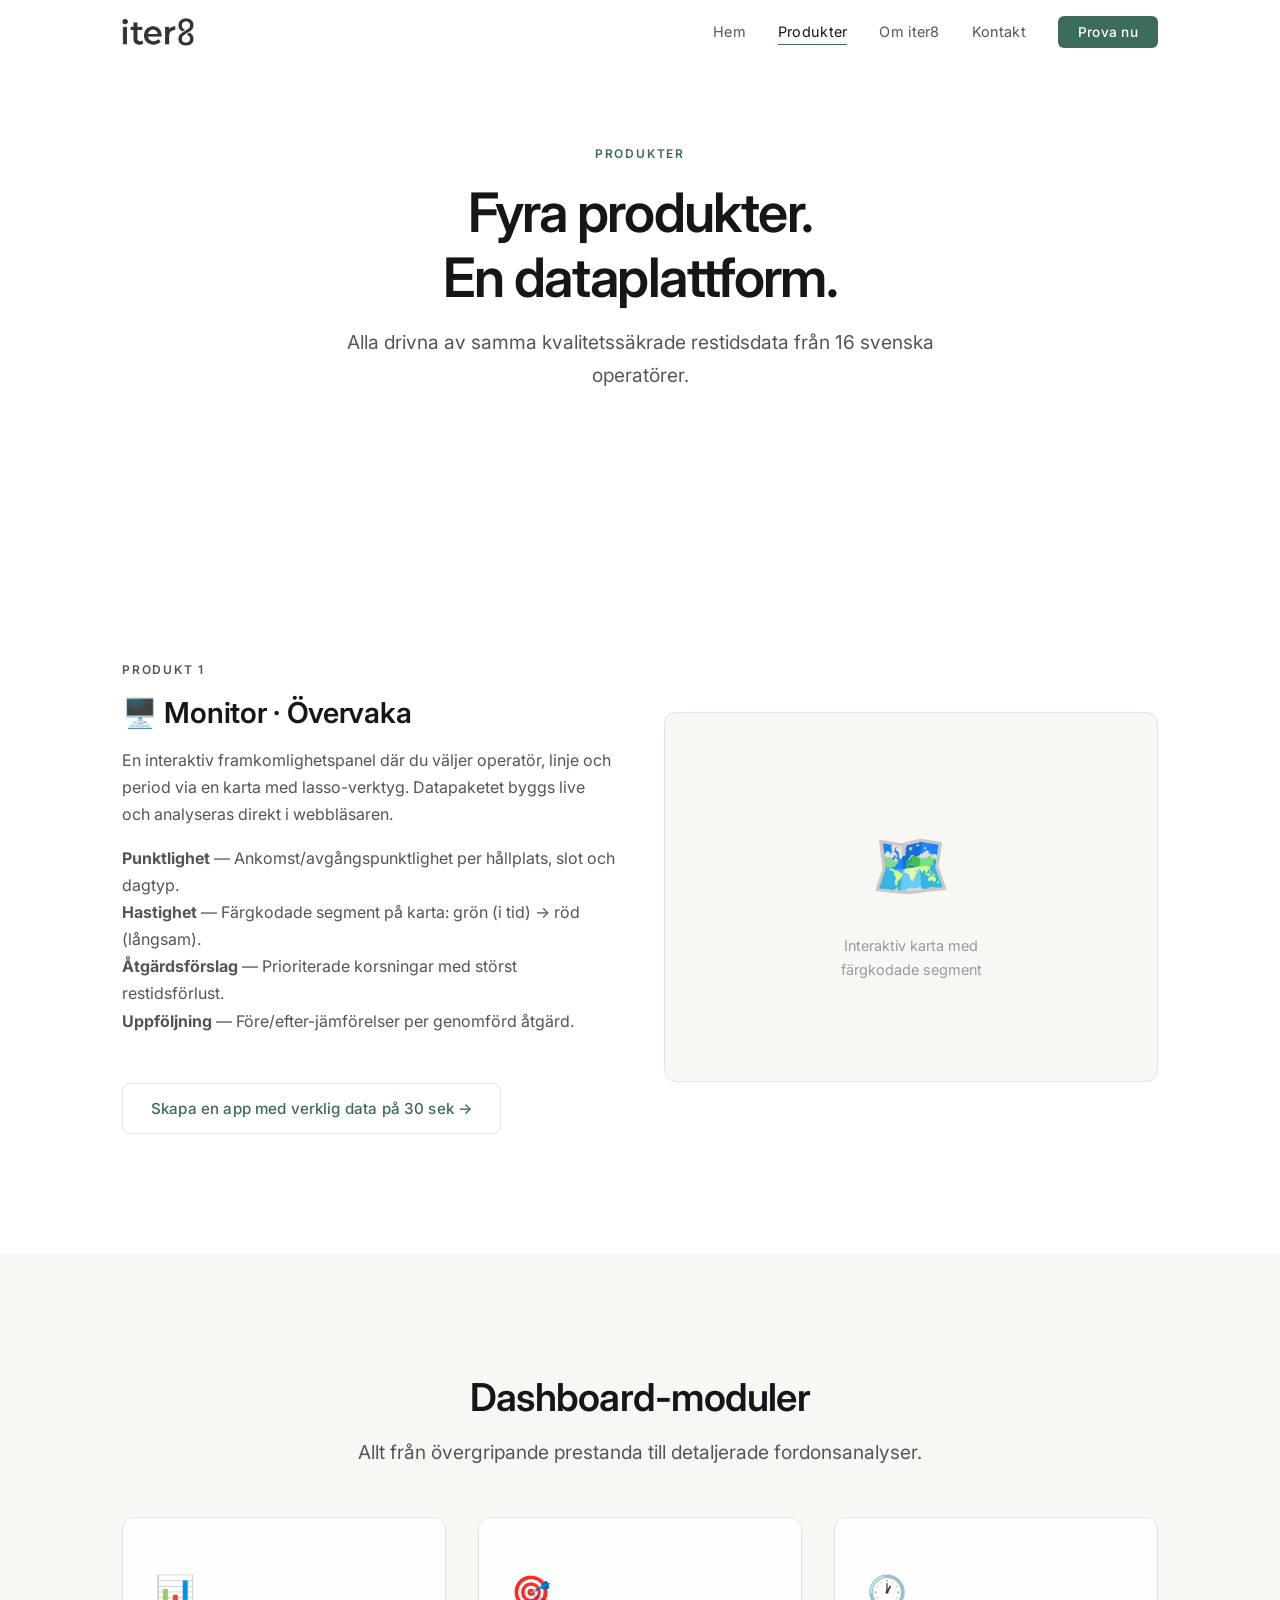
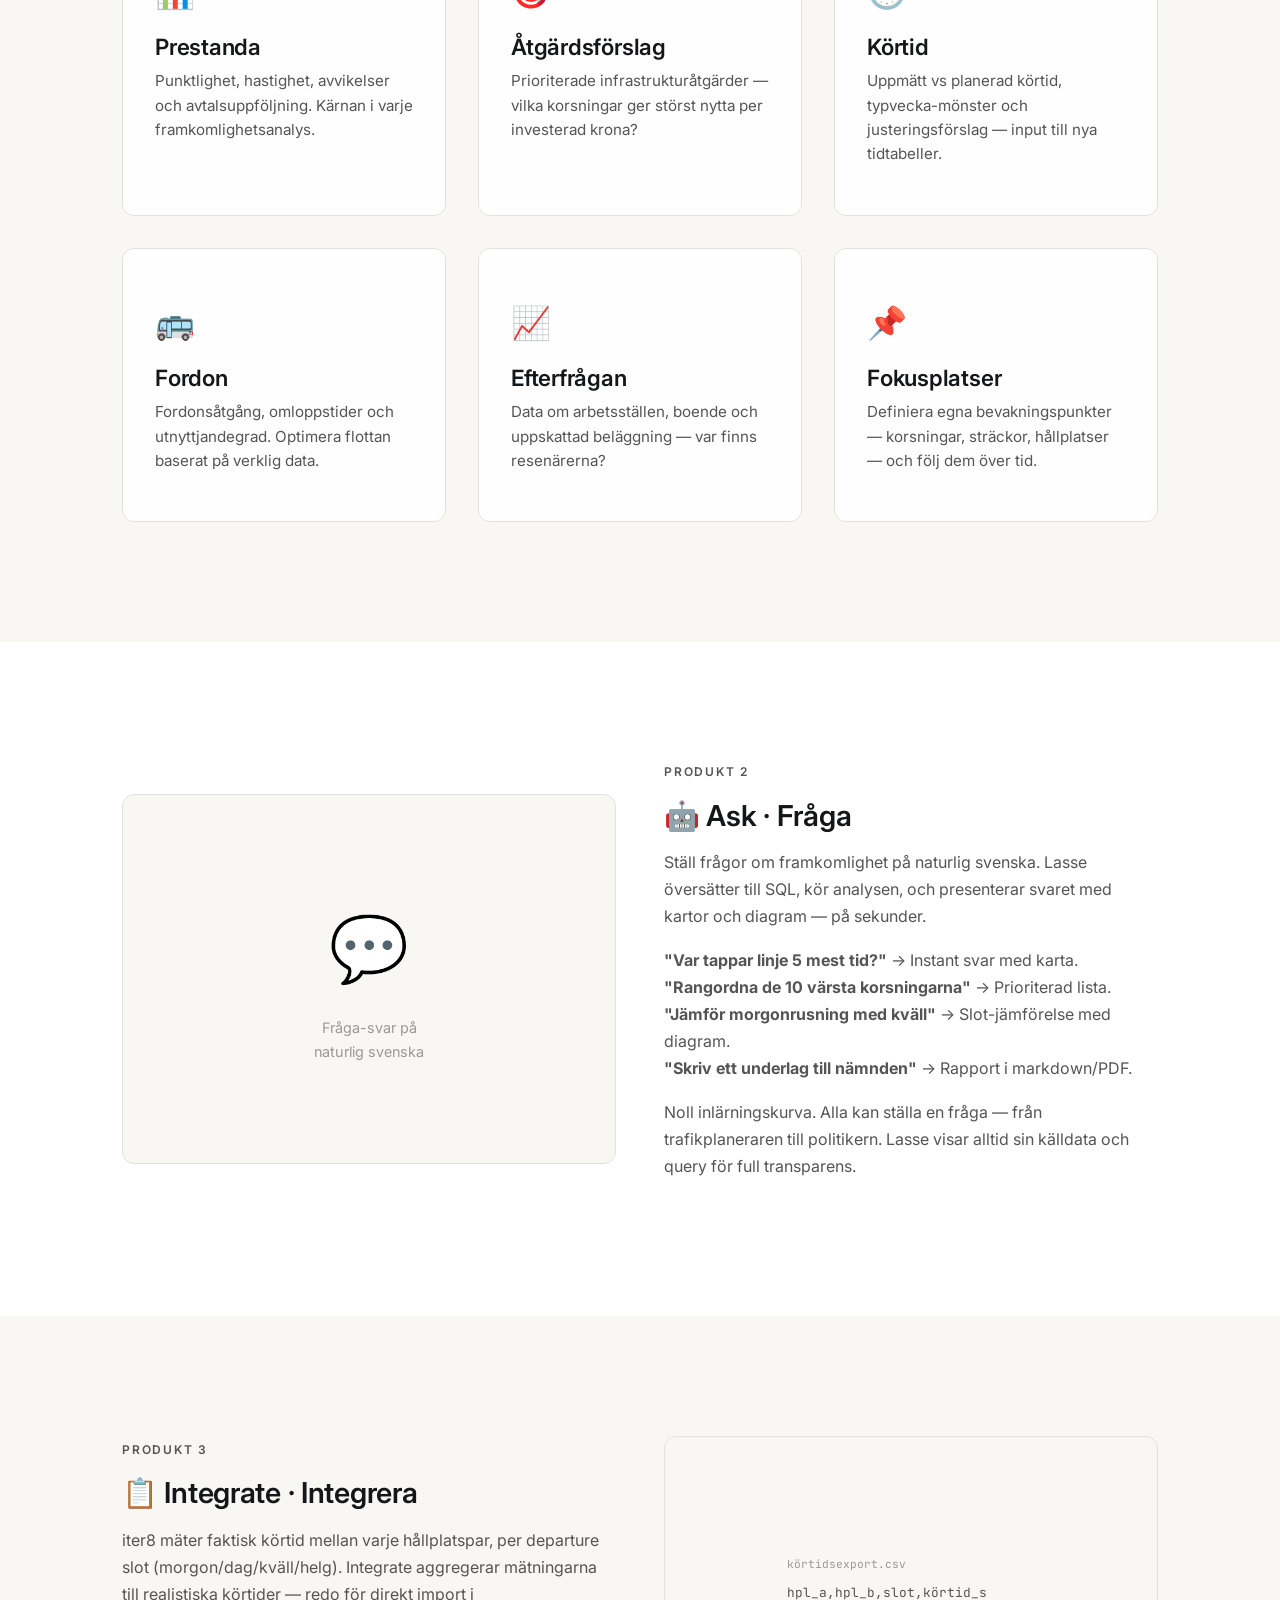
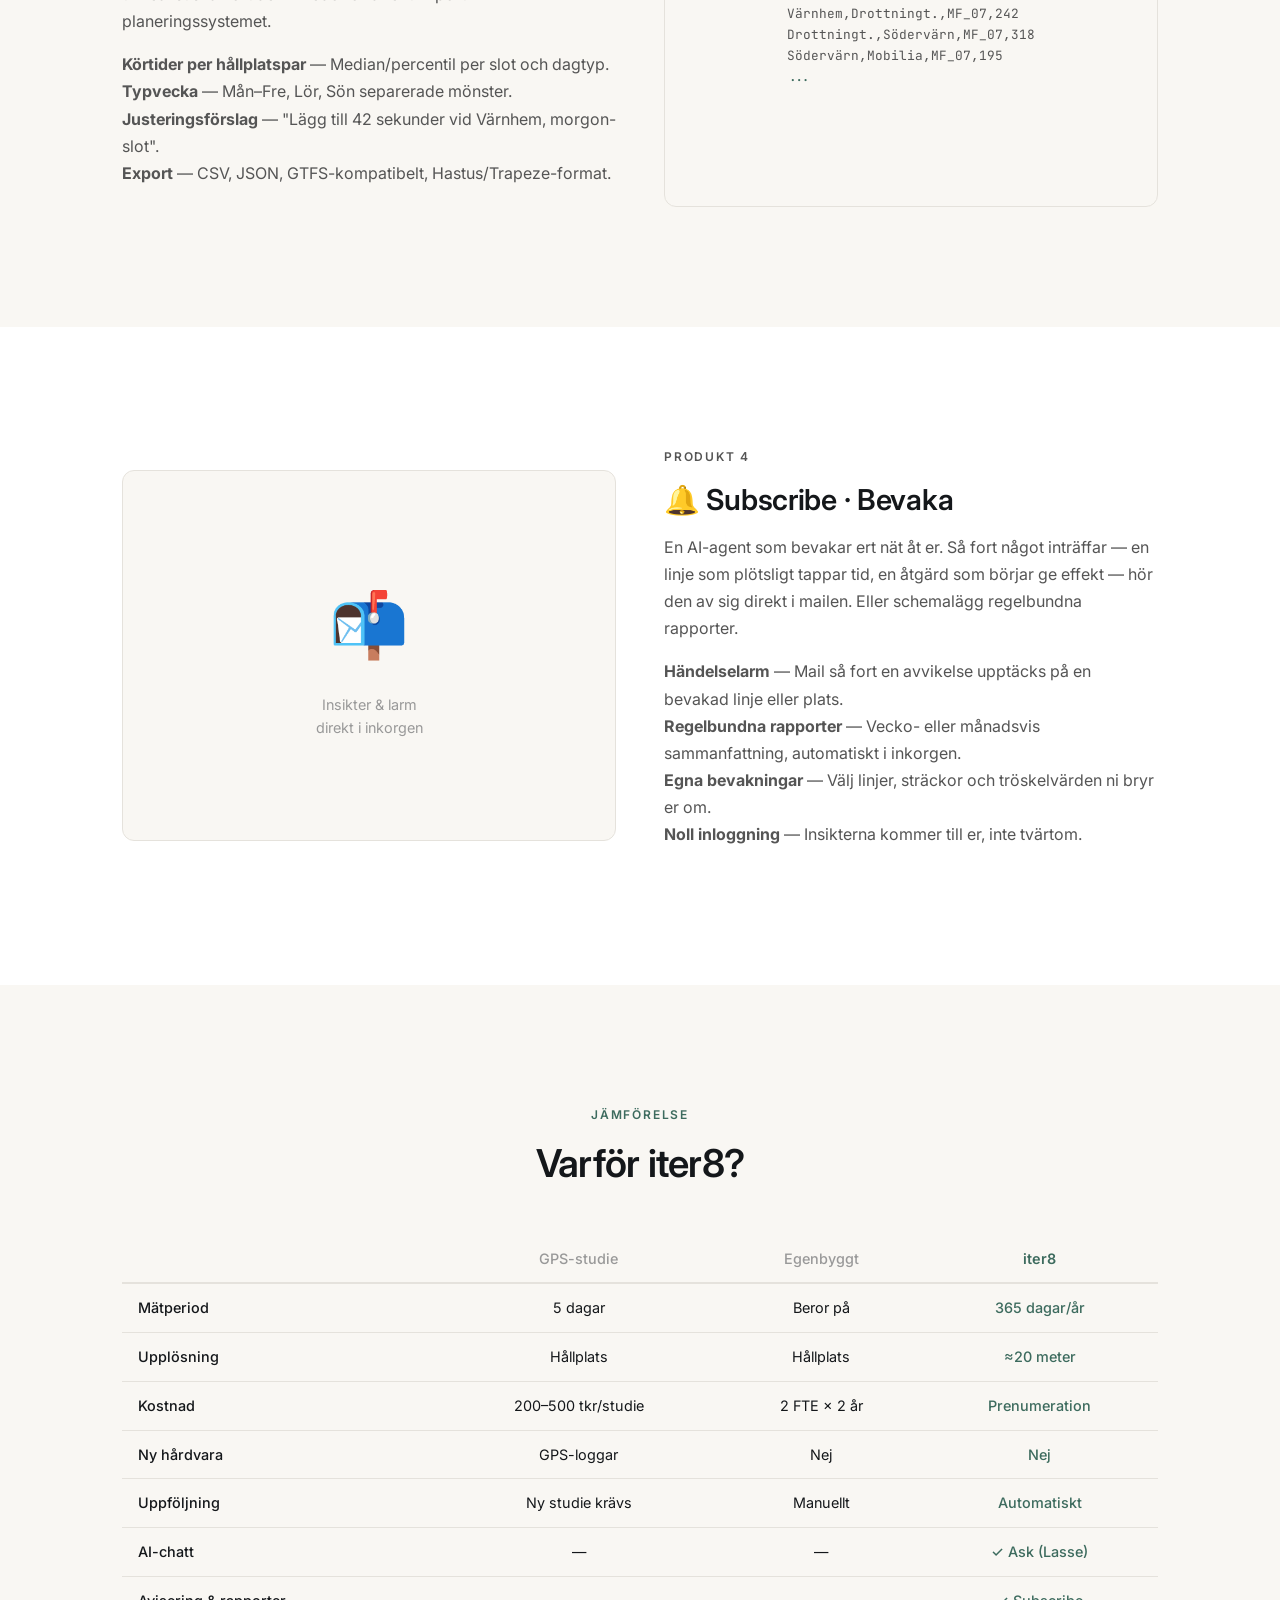
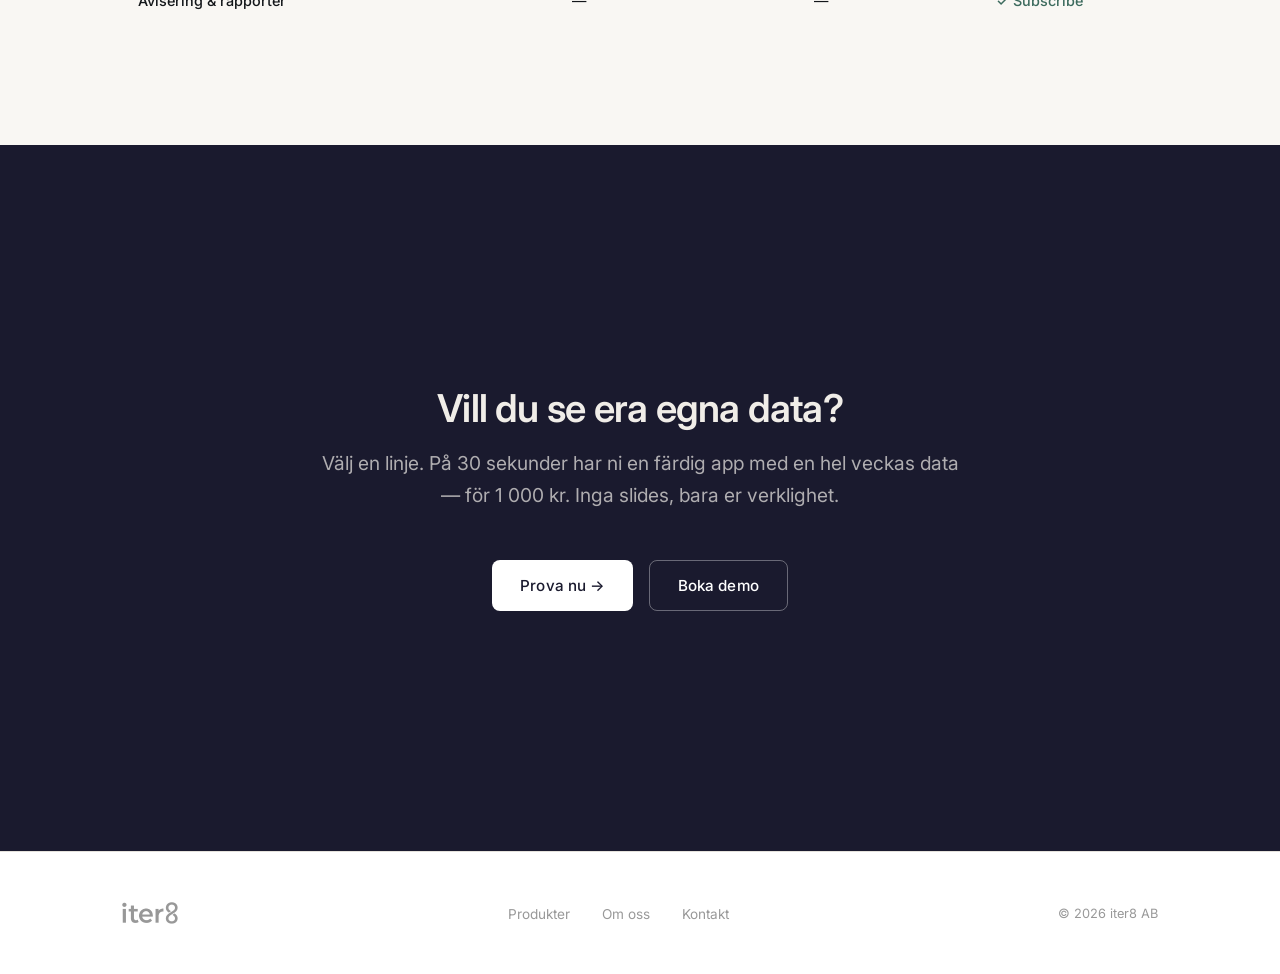
<file: produkter.html>
<!DOCTYPE html>
<html lang="sv">
<head>
  <meta charset="UTF-8">
  <meta name="viewport" content="width=device-width, initial-scale=1.0">
  <title>Produkter — iter8</title>
  <meta name="description" content="Monitor, Ask, Integrate och Subscribe — fyra produkter för att förstå och förbättra kollektivtrafikens framkomlighet.">
  <link rel="icon" type="image/png" href="./assets/iter8_favicon.png">
  <link rel="stylesheet" href="./style.css">

</head>
<body>

  <!-- Navigation -->
  <nav class="nav" id="nav">
    <div class="nav-inner">
      <a href="./"><img src="./assets/iter8_no_bg.png" alt="iter8" class="nav-logo"></a>
      <button class="nav-toggle" id="nav-toggle" aria-label="Meny">
        <span></span><span></span><span></span>
      </button>
      <ul class="nav-links" id="nav-links">
        <li><a href="./">Hem</a></li>
        <li><a href="./produkter.html" class="active">Produkter</a></li>
        <li><a href="./om.html">Om iter8</a></li>
        <li><a href="./kontakt.html">Kontakt</a></li>
        <li><a href="./kontakt.html#prova" class="nav-cta">Prova nu</a></li>
      </ul>
    </div>
  </nav>

  <!-- Page header -->
  <section class="about-hero">
    <div class="container text-center">
      <p class="section-label fade-up fade-up-1">Produkter</p>
      <h1 class="fade-up fade-up-2">Fyra produkter.<br>En dataplattform.</h1>
      <p class="subtitle fade-up fade-up-3" style="margin: var(--space-md) auto 0;">
        Alla drivna av samma kvalitetssäkrade restidsdata från 16 svenska operatörer.
      </p>
    </div>
  </section>

  <!-- Product 1: Monitor -->
  <section id="monitor">
    <div class="container">
      <div class="feature-row reveal">
        <div class="feature-text">
          <p class="section-label">Produkt 1</p>
          <h3>🖥️ Monitor · Övervaka</h3>
          <p>
            En interaktiv framkomlighetspanel där du väljer operatör, linje och
            period via en karta med lasso-verktyg. Datapaketet byggs live och
            analyseras direkt i webbläsaren.
          </p>
          <p style="margin-top: var(--space-md);">
            <strong>Punktlighet</strong> — Ankomst/avgångspunktlighet per hållplats, slot och dagtyp.<br>
            <strong>Hastighet</strong> — Färgkodade segment på karta: grön (i tid) → röd (långsam).<br>
            <strong>Åtgärdsförslag</strong> — Prioriterade korsningar med störst restidsförlust.<br>
            <strong>Uppföljning</strong> — Före/efter-jämförelser per genomförd åtgärd.
          </p>
          <a href="./kontakt.html#prova" class="btn btn-secondary" style="margin-top: var(--space-lg);">Skapa en app med verklig data på 30 sek →</a>
        </div>
        <div class="feature-visual">
          <div style="padding: var(--space-xl); text-align: center;">
            <div style="font-size: 4rem; margin-bottom: var(--space-md);">🗺️</div>
            <p style="color: var(--text-muted); font-size: 0.9rem;">Interaktiv karta med<br>färgkodade segment</p>
          </div>
        </div>
      </div>
    </div>
  </section>

  <!-- Dashboard modules table -->
  <section class="section-alt">
    <div class="container">
      <div class="section-header reveal">
        <h2>Dashboard-moduler</h2>
        <p class="subtitle">
          Allt från övergripande prestanda till detaljerade fordonsanalyser.
        </p>
      </div>

      <div class="card-grid reveal">
        <div class="card">
          <span class="card-icon">📊</span>
          <h3>Prestanda</h3>
          <p>Punktlighet, hastighet, avvikelser och avtalsuppföljning. Kärnan i varje framkomlighetsanalys.</p>
        </div>
        <div class="card">
          <span class="card-icon">🎯</span>
          <h3>Åtgärdsförslag</h3>
          <p>Prioriterade infrastrukturåtgärder — vilka korsningar ger störst nytta per investerad krona?</p>
        </div>
        <div class="card">
          <span class="card-icon">🕐</span>
          <h3>Körtid</h3>
          <p>Uppmätt vs planerad körtid, typvecka-mönster och justeringsförslag — input till nya tidtabeller.</p>
        </div>
        <div class="card">
          <span class="card-icon">🚌</span>
          <h3>Fordon</h3>
          <p>Fordonsåtgång, omloppstider och utnyttjandegrad. Optimera flottan baserat på verklig data.</p>
        </div>
        <div class="card">
          <span class="card-icon">📈</span>
          <h3>Efterfrågan</h3>
          <p>Data om arbetsställen, boende och uppskattad beläggning — var finns resenärerna?</p>
        </div>
        <div class="card">
          <span class="card-icon">📌</span>
          <h3>Fokusplatser</h3>
          <p>Definiera egna bevakningspunkter — korsningar, sträckor, hållplatser — och följ dem över tid.</p>
        </div>
      </div>
    </div>
  </section>

  <!-- Product 2: Ask -->
  <section id="ask">
    <div class="container">
      <div class="feature-row reverse reveal">
        <div class="feature-text">
          <p class="section-label">Produkt 2</p>
          <h3>🤖 Ask · Fråga</h3>
          <p>
            Ställ frågor om framkomlighet på naturlig svenska. Lasse översätter
            till SQL, kör analysen, och presenterar svaret med kartor och diagram
            — på sekunder.
          </p>
          <p style="margin-top: var(--space-md);">
            <strong>"Var tappar linje 5 mest tid?"</strong> → Instant svar med karta.<br>
            <strong>"Rangordna de 10 värsta korsningarna"</strong> → Prioriterad lista.<br>
            <strong>"Jämför morgonrusning med kväll"</strong> → Slot-jämförelse med diagram.<br>
            <strong>"Skriv ett underlag till nämnden"</strong> → Rapport i markdown/PDF.
          </p>
          <p style="margin-top: var(--space-md); color: var(--text-secondary);">
            Noll inlärningskurva. Alla kan ställa en fråga — från trafikplaneraren
            till politikern. Lasse visar alltid sin källdata och query för full
            transparens.
          </p>
        </div>
        <div class="feature-visual">
          <div style="padding: var(--space-xl); text-align: center;">
            <div style="font-size: 4rem; margin-bottom: var(--space-md);">💬</div>
            <p style="color: var(--text-muted); font-size: 0.9rem;">Fråga-svar på<br>naturlig svenska</p>
          </div>
        </div>
      </div>
    </div>
  </section>

  <!-- Product 3: Integrate -->
  <section class="section-alt" id="integrate">
    <div class="container">
      <div class="feature-row reveal">
        <div class="feature-text">
          <p class="section-label">Produkt 3</p>
          <h3>📋 Integrate · Integrera</h3>
          <p>
            iter8 mäter faktisk körtid mellan varje hållplatspar, per departure
            slot (morgon/dag/kväll/helg). Integrate aggregerar mätningarna
            till realistiska körtider — redo för direkt import i planeringssystemet.
          </p>
          <p style="margin-top: var(--space-md);">
            <strong>Körtider per hållplatspar</strong> — Median/percentil per slot och dagtyp.<br>
            <strong>Typvecka</strong> — Mån–Fre, Lör, Sön separerade mönster.<br>
            <strong>Justeringsförslag</strong> — "Lägg till 42 sekunder vid Värnhem, morgon-slot".<br>
            <strong>Export</strong> — CSV, JSON, GTFS-kompatibelt, Hastus/Trapeze-format.
          </p>
        </div>
        <div class="feature-visual">
          <div style="padding: var(--space-xl); text-align: center; font-family: var(--font-mono); font-size: 0.8rem; text-align: left; color: var(--text-secondary);">
            <div style="margin-bottom: 8px; color: var(--text-muted); font-size: 0.7rem;">körtidsexport.csv</div>
            <div>hpl_a,hpl_b,slot,körtid_s</div>
            <div>Värnhem,Drottningt.,MF_07,242</div>
            <div>Drottningt.,Södervärn,MF_07,318</div>
            <div>Södervärn,Mobilia,MF_07,195</div>
            <div style="color: var(--accent);">...</div>
          </div>
        </div>
      </div>
    </div>
  </section>

  <!-- Product 4: Subscribe -->
  <section id="subscribe">
    <div class="container">
      <div class="feature-row reverse reveal">
        <div class="feature-text">
          <p class="section-label">Produkt 4</p>
          <h3>🔔 Subscribe · Bevaka</h3>
          <p>
            En AI-agent som bevakar ert nät åt er. Så fort något inträffar — en
            linje som plötsligt tappar tid, en åtgärd som börjar ge effekt — hör
            den av sig direkt i mailen. Eller schemalägg regelbundna rapporter.
          </p>
          <p style="margin-top: var(--space-md);">
            <strong>Händelselarm</strong> — Mail så fort en avvikelse upptäcks på en bevakad linje eller plats.<br>
            <strong>Regelbundna rapporter</strong> — Vecko- eller månadsvis sammanfattning, automatiskt i inkorgen.<br>
            <strong>Egna bevakningar</strong> — Välj linjer, sträckor och tröskelvärden ni bryr er om.<br>
            <strong>Noll inloggning</strong> — Insikterna kommer till er, inte tvärtom.
          </p>
        </div>
        <div class="feature-visual">
          <div style="padding: var(--space-xl); text-align: center;">
            <div style="font-size: 4rem; margin-bottom: var(--space-md);">📬</div>
            <p style="color: var(--text-muted); font-size: 0.9rem;">Insikter &amp; larm<br>direkt i inkorgen</p>
          </div>
        </div>
      </div>
    </div>
  </section>

  <!-- Comparison table -->
  <section class="section-alt">
    <div class="container">
      <div class="section-header reveal">
        <p class="section-label">Jämförelse</p>
        <h2>Varför iter8?</h2>
      </div>

      <div class="reveal" style="overflow-x: auto;">
        <table style="width: 100%; border-collapse: collapse; font-size: 0.9rem;">
          <thead>
            <tr style="border-bottom: 2px solid var(--border);">
              <th style="text-align: left; padding: 12px 16px; color: var(--text-muted); font-weight: 500;"></th>
              <th style="text-align: center; padding: 12px 16px; color: var(--text-muted); font-weight: 500;">GPS-studie</th>
              <th style="text-align: center; padding: 12px 16px; color: var(--text-muted); font-weight: 500;">Egenbyggt</th>
              <th style="text-align: center; padding: 12px 16px; color: var(--accent); font-weight: 600;">iter8</th>
            </tr>
          </thead>
          <tbody>
            <tr style="border-bottom: 1px solid var(--border);">
              <td style="padding: 12px 16px; font-weight: 500;">Mätperiod</td>
              <td style="padding: 12px 16px; text-align: center;">5 dagar</td>
              <td style="padding: 12px 16px; text-align: center;">Beror på</td>
              <td style="padding: 12px 16px; text-align: center; font-weight: 500; color: var(--accent);">365 dagar/år</td>
            </tr>
            <tr style="border-bottom: 1px solid var(--border);">
              <td style="padding: 12px 16px; font-weight: 500;">Upplösning</td>
              <td style="padding: 12px 16px; text-align: center;">Hållplats</td>
              <td style="padding: 12px 16px; text-align: center;">Hållplats</td>
              <td style="padding: 12px 16px; text-align: center; font-weight: 500; color: var(--accent);">≈20 meter</td>
            </tr>
            <tr style="border-bottom: 1px solid var(--border);">
              <td style="padding: 12px 16px; font-weight: 500;">Kostnad</td>
              <td style="padding: 12px 16px; text-align: center;">200–500 tkr/studie</td>
              <td style="padding: 12px 16px; text-align: center;">2 FTE × 2 år</td>
              <td style="padding: 12px 16px; text-align: center; font-weight: 500; color: var(--accent);">Prenumeration</td>
            </tr>
            <tr style="border-bottom: 1px solid var(--border);">
              <td style="padding: 12px 16px; font-weight: 500;">Ny hårdvara</td>
              <td style="padding: 12px 16px; text-align: center;">GPS-loggar</td>
              <td style="padding: 12px 16px; text-align: center;">Nej</td>
              <td style="padding: 12px 16px; text-align: center; font-weight: 500; color: var(--accent);">Nej</td>
            </tr>
            <tr style="border-bottom: 1px solid var(--border);">
              <td style="padding: 12px 16px; font-weight: 500;">Uppföljning</td>
              <td style="padding: 12px 16px; text-align: center;">Ny studie krävs</td>
              <td style="padding: 12px 16px; text-align: center;">Manuellt</td>
              <td style="padding: 12px 16px; text-align: center; font-weight: 500; color: var(--accent);">Automatiskt</td>
            </tr>
            <tr style="border-bottom: 1px solid var(--border);">
              <td style="padding: 12px 16px; font-weight: 500;">AI-chatt</td>
              <td style="padding: 12px 16px; text-align: center;">—</td>
              <td style="padding: 12px 16px; text-align: center;">—</td>
              <td style="padding: 12px 16px; text-align: center; font-weight: 500; color: var(--accent);">✓ Ask (Lasse)</td>
            </tr>
            <tr>
              <td style="padding: 12px 16px; font-weight: 500;">Avisering &amp; rapporter</td>
              <td style="padding: 12px 16px; text-align: center;">—</td>
              <td style="padding: 12px 16px; text-align: center;">—</td>
              <td style="padding: 12px 16px; text-align: center; font-weight: 500; color: var(--accent);">✓ Subscribe</td>
            </tr>
          </tbody>
        </table>
      </div>
    </div>
  </section>

  <!-- CTA -->
  <section class="section-dark">
    <div class="container cta-section reveal">
      <h2>Vill du se era egna data?</h2>
      <p class="subtitle">
        Välj en linje. På 30 sekunder har ni en färdig app med en hel veckas
        data — för 1 000 kr. Inga slides, bara er verklighet.
      </p>
      <div style="display: flex; gap: var(--space-md); justify-content: center; flex-wrap: wrap; margin-top: var(--space-lg);">
        <a href="./kontakt.html#prova" class="btn btn-primary" style="background: #fff; color: var(--bg-dark);">Prova nu →</a>
        <a href="./kontakt.html#demo" class="btn btn-secondary" style="color: #fff; border-color: rgba(255,255,255,0.35);">Boka demo</a>
      </div>
    </div>
  </section>

  <!-- Footer -->
  <footer class="footer">
    <div class="container footer-inner">
      <img src="./assets/iter8_no_bg.png" alt="iter8" class="footer-logo">
      <ul class="footer-links">
        <li><a href="./produkter.html">Produkter</a></li>
        <li><a href="./om.html">Om oss</a></li>
        <li><a href="./kontakt.html">Kontakt</a></li>
      </ul>
      <p class="footer-copy">© 2026 iter8 AB</p>
    </div>
  </footer>

  <script src="./main.js"></script>
</body>
</html>
</file>
<file: style.css>
/* ─────────────────────────────────────────────
   iter8.se — Design System
   Minimal, premium, organic
   ───────────────────────────────────────────── */

/* ── Fonts ── */
@import url('https://fonts.googleapis.com/css2?family=Inter:wght@300;400;500;600;700&family=JetBrains+Mono:wght@400;500&display=swap');

:root {
  /* Colors */
  --bg:           #ffffff;
  --bg-warm:      #FFFDF8;
  --bg-section:   #F9F7F3;
  --bg-dark:      #1A1A2E;
  --bg-card:      rgba(255, 255, 255, 0.85);

  --text-primary:   #14171a;
  --text-secondary: #555;
  --text-muted:     #999;
  --text-on-dark:   #f0ede8;

  --accent:       #3d6b5e;
  --accent-light: #5a9e6f;
  --accent-glow:  rgba(61, 107, 94, 0.12);

  --warm-1:       #FFF8E8;
  --warm-2:       #E8E0D0;
  --warm-3:       #f0c75e;

  --petal-1:      #e8a0b4;
  --petal-2:      #dba0c7;

  --border:       #e5e2dc;
  --border-focus: #888;

  /* Typography */
  --font-body: 'Inter', -apple-system, BlinkMacSystemFont, 'Segoe UI', Roboto, Helvetica, Arial, sans-serif;
  --font-mono: 'JetBrains Mono', 'SF Mono', Consolas, monospace;

  /* Spacing */
  --space-xs:  4px;
  --space-sm:  8px;
  --space-md:  16px;
  --space-lg:  32px;
  --space-xl:  48px;
  --space-2xl: 80px;
  --space-3xl: 120px;

  /* Sizing */
  --max-width: 1100px;
  --nav-height: 64px;

  /* Transitions */
  --ease: cubic-bezier(0.4, 0, 0.2, 1);
  --duration: 0.3s;
}

/* ── Reset ── */
*, *::before, *::after {
  margin: 0;
  padding: 0;
  box-sizing: border-box;
}

html {
  scroll-behavior: smooth;
  -webkit-font-smoothing: antialiased;
  -moz-osx-font-smoothing: grayscale;
}

body {
  font-family: var(--font-body);
  font-size: 16px;
  line-height: 1.65;
  color: var(--text-primary);
  background: var(--bg);
  overflow-x: hidden;
}

img {
  max-width: 100%;
  height: auto;
  display: block;
}

a {
  color: var(--accent);
  text-decoration: none;
  transition: color var(--duration) var(--ease);
}
a:hover { color: var(--text-primary); }

/* ── Utility ── */
.container {
  width: 100%;
  max-width: var(--max-width);
  margin: 0 auto;
  padding: 0 var(--space-lg);
}

.text-center { text-align: center; }
.text-muted { color: var(--text-muted); }

/* ── Navigation ── */
.nav {
  position: fixed;
  top: 0;
  left: 0;
  right: 0;
  height: var(--nav-height);
  z-index: 100;
  background: rgba(255, 255, 255, 0.88);
  backdrop-filter: blur(20px);
  -webkit-backdrop-filter: blur(20px);
  border-bottom: 1px solid transparent;
  transition: border-color var(--duration) var(--ease), background var(--duration) var(--ease);
}

.nav.scrolled {
  border-bottom-color: var(--border);
  background: rgba(255, 255, 255, 0.95);
}

.nav-inner {
  max-width: var(--max-width);
  margin: 0 auto;
  padding: 0 var(--space-lg);
  height: 100%;
  display: flex;
  align-items: center;
  justify-content: space-between;
}

.nav-logo {
  height: 28px;
  width: auto;
}

.nav-links {
  display: flex;
  gap: var(--space-lg);
  list-style: none;
  align-items: center;
}

.nav-links a {
  font-size: 0.9rem;
  font-weight: 400;
  color: var(--text-secondary);
  letter-spacing: 0.02em;
  padding: 4px 0;
  border-bottom: 1.5px solid transparent;
  transition: all var(--duration) var(--ease);
}

.nav-links a:hover,
.nav-links a.active {
  color: var(--text-primary);
  border-bottom-color: var(--accent);
}

.nav-cta {
  font-size: 0.85rem !important;
  font-weight: 500 !important;
  color: var(--bg) !important;
  background: var(--accent);
  padding: 8px 20px !important;
  border-radius: 6px;
  border-bottom: none !important;
  transition: background var(--duration) var(--ease), transform 0.15s var(--ease) !important;
}

.nav-cta:hover {
  background: var(--bg-dark) !important;
  color: var(--bg) !important;
  transform: translateY(-1px);
}

/* Mobile menu */
.nav-toggle {
  display: none;
  background: none;
  border: none;
  cursor: pointer;
  padding: 8px;
}

.nav-toggle span {
  display: block;
  width: 22px;
  height: 2px;
  background: var(--text-primary);
  margin: 5px 0;
  transition: all var(--duration) var(--ease);
  border-radius: 1px;
}

/* ── Typography ── */
h1, h2, h3, h4 {
  font-weight: 600;
  line-height: 1.2;
  color: var(--text-primary);
}

h1 {
  font-size: clamp(2.2rem, 5vw, 3.4rem);
  letter-spacing: -0.03em;
}

h2 {
  font-size: clamp(1.6rem, 3.5vw, 2.4rem);
  letter-spacing: -0.02em;
}

h3 {
  font-size: clamp(1.1rem, 2vw, 1.4rem);
  letter-spacing: -0.01em;
}

.subtitle {
  font-size: clamp(1rem, 2vw, 1.2rem);
  color: var(--text-secondary);
  line-height: 1.7;
  max-width: 640px;
}

.section-label {
  font-size: 0.75rem;
  font-weight: 600;
  letter-spacing: 0.15em;
  text-transform: uppercase;
  color: var(--accent);
  margin-bottom: var(--space-md);
}

/* ── Sections ── */
section {
  padding: var(--space-3xl) 0;
}

.section-alt {
  background: var(--bg-section);
}

.section-dark {
  background: var(--bg-dark);
  color: var(--text-on-dark);
}

.section-dark h2,
.section-dark h3,
.section-dark .section-label {
  color: var(--text-on-dark);
}

.section-dark .subtitle {
  color: rgba(240, 237, 232, 0.7);
}

.section-header {
  text-align: center;
  margin-bottom: var(--space-xl);
}

.section-header .subtitle {
  margin: var(--space-md) auto 0;
}

/* ── Cards ── */
.card-grid {
  display: grid;
  grid-template-columns: repeat(auto-fit, minmax(300px, 1fr));
  gap: var(--space-lg);
}

.card {
  background: var(--bg-card);
  border: 1px solid var(--border);
  border-radius: 12px;
  padding: var(--space-xl) var(--space-lg);
  transition: transform var(--duration) var(--ease), box-shadow var(--duration) var(--ease), border-color var(--duration) var(--ease);
}

.card:hover {
  transform: translateY(-4px);
  box-shadow: 0 12px 40px rgba(0, 0, 0, 0.06);
  border-color: var(--accent-light);
}

.card-icon {
  font-size: 2rem;
  margin-bottom: var(--space-md);
  display: block;
}

.card h3 {
  margin-bottom: var(--space-sm);
}

.card p {
  color: var(--text-secondary);
  font-size: 0.95rem;
  line-height: 1.6;
}

/* ── Hero ── */
.hero {
  min-height: 100vh;
  display: flex;
  align-items: center;
  justify-content: center;
  position: relative;
  padding-top: var(--nav-height);
  overflow: hidden;
}

.hero-content {
  position: relative;
  z-index: 3;
  text-align: center;
  padding: var(--space-xl) var(--space-lg);
}

.hero h1 {
  margin-bottom: var(--space-md);
}

.hero .subtitle {
  margin: 0 auto var(--space-xl);
}

.hero-cta-row {
  display: flex;
  gap: var(--space-md);
  justify-content: center;
  flex-wrap: wrap;
}

/* Animated SVG background */
.svg-bg {
  position: absolute;
  top: 0;
  left: 0;
  width: 100%;
  height: 100%;
  z-index: 1;
  opacity: 0.9;
  pointer-events: none;
}

.svg-bg svg {
  width: 100%;
  height: 100%;
}

/* ── Buttons ── */
.btn {
  display: inline-flex;
  align-items: center;
  gap: 8px;
  font-family: var(--font-body);
  font-size: 0.95rem;
  font-weight: 500;
  padding: 12px 28px;
  border-radius: 8px;
  border: none;
  cursor: pointer;
  transition: all var(--duration) var(--ease);
  text-decoration: none;
  letter-spacing: 0.01em;
}

.btn-primary {
  background: var(--accent);
  color: #fff;
}
.btn-primary:hover {
  background: var(--bg-dark);
  color: #fff;
  transform: translateY(-2px);
  box-shadow: 0 8px 24px rgba(0, 0, 0, 0.12);
}

.btn-secondary {
  background: transparent;
  color: var(--accent);
  border: 1.5px solid var(--border);
}
.btn-secondary:hover {
  border-color: var(--accent);
  color: var(--text-primary);
  transform: translateY(-2px);
}

.btn-ghost {
  background: transparent;
  color: var(--text-secondary);
  padding: 12px 16px;
}
.btn-ghost:hover {
  color: var(--accent);
}

/* ── Features list (alternating) ── */
.feature-row {
  display: grid;
  grid-template-columns: 1fr 1fr;
  gap: var(--space-xl);
  align-items: center;
  margin-bottom: var(--space-3xl);
}

.feature-row:last-child {
  margin-bottom: 0;
}

.feature-row.reverse .feature-text {
  order: 2;
}

.feature-row.reverse .feature-visual {
  order: 1;
}

.feature-text h3 {
  font-size: clamp(1.3rem, 2.5vw, 1.8rem);
  margin-bottom: var(--space-md);
}

.feature-text p {
  color: var(--text-secondary);
  line-height: 1.7;
  margin-bottom: var(--space-md);
}

.feature-visual {
  background: var(--bg-section);
  border-radius: 12px;
  aspect-ratio: 4/3;
  display: flex;
  align-items: center;
  justify-content: center;
  border: 1px solid var(--border);
  overflow: hidden;
}

.feature-visual img {
  width: 100%;
  height: 100%;
  object-fit: cover;
}

/* ── Stats bar ── */
.stats-bar {
  display: grid;
  grid-template-columns: repeat(4, 1fr);
  gap: var(--space-lg);
  text-align: center;
  padding: var(--space-xl) 0;
}

.stat-item {
  padding: var(--space-lg) 0;
}

.stat-number {
  font-size: clamp(2rem, 4vw, 3rem);
  font-weight: 700;
  color: var(--accent);
  line-height: 1;
  margin-bottom: var(--space-sm);
}

.stat-label {
  font-size: 0.85rem;
  color: var(--text-muted);
  letter-spacing: 0.05em;
}

/* ── Customer segments ── */
.segment-grid {
  display: grid;
  grid-template-columns: repeat(4, 1fr);
  gap: var(--space-lg);
}

.segment-card {
  text-align: center;
  padding: var(--space-xl) var(--space-md);
  border-radius: 12px;
  transition: background var(--duration) var(--ease);
}

.segment-card:hover {
  background: var(--accent-glow);
}

.segment-icon {
  font-size: 2.5rem;
  margin-bottom: var(--space-md);
  display: block;
}

.segment-card h3 {
  font-size: 1.05rem;
  margin-bottom: var(--space-sm);
}

.segment-card p {
  font-size: 0.85rem;
  color: var(--text-secondary);
  line-height: 1.5;
}

/* ── How it works ── */
.steps {
  display: grid;
  grid-template-columns: repeat(4, 1fr);
  gap: var(--space-lg);
  counter-reset: step;
}

.step {
  counter-increment: step;
  position: relative;
  padding: var(--space-lg) var(--space-md);
}

.step::before {
  content: counter(step);
  display: flex;
  align-items: center;
  justify-content: center;
  width: 40px;
  height: 40px;
  border-radius: 50%;
  background: var(--accent);
  color: #fff;
  font-weight: 600;
  font-size: 1rem;
  margin-bottom: var(--space-md);
}

.step h3 {
  font-size: 1.05rem;
  margin-bottom: var(--space-sm);
}

.step p {
  font-size: 0.9rem;
  color: var(--text-secondary);
  line-height: 1.6;
}

/* Connector line between steps */
.step:not(:last-child)::after {
  content: '';
  position: absolute;
  top: 52px;
  right: -16px;
  width: calc(100% - 60px);
  height: 1px;
  background: var(--border);
  transform: translateX(50%);
}

/* ── CTA Section ── */
.cta-section {
  text-align: center;
  padding: var(--space-3xl) 0;
}

.cta-section h2 {
  margin-bottom: var(--space-md);
}

.cta-section .subtitle {
  margin: 0 auto var(--space-xl);
}

/* ── Signup form ── */
.signup-form {
  display: flex;
  flex-direction: column;
  align-items: center;
  gap: var(--space-md);
}

.signup-input-row {
  display: flex;
  gap: 0;
  border: 1.5px solid var(--border);
  border-radius: 8px;
  overflow: hidden;
  transition: border-color var(--duration) var(--ease);
  background: var(--bg);
}

.signup-input-row:focus-within {
  border-color: var(--accent);
}

.signup-input-row input {
  -webkit-appearance: none;
  appearance: none;
  font-family: var(--font-body);
  font-size: 16px;
  padding: 12px 16px;
  border: none;
  outline: none;
  background: transparent;
  color: var(--text-primary);
  width: 260px;
  letter-spacing: 0.01em;
}

.signup-input-row input::placeholder {
  color: var(--text-muted);
}

.signup-input-row button {
  -webkit-appearance: none;
  appearance: none;
  font-family: var(--font-body);
  font-size: 0.9rem;
  font-weight: 500;
  padding: 12px 24px;
  border: none;
  border-left: 1.5px solid var(--border);
  background: var(--bg-section);
  color: var(--text-secondary);
  cursor: pointer;
  letter-spacing: 0.02em;
  transition: background var(--duration) var(--ease), color var(--duration) var(--ease);
  white-space: nowrap;
}

.signup-input-row button:hover {
  background: var(--accent);
  color: #fff;
}

.signup-thanks {
  font-size: 0.95rem;
  color: var(--accent-light);
  letter-spacing: 0.03em;
}

/* ── Footer ── */
.footer {
  border-top: 1px solid var(--border);
  padding: var(--space-xl) 0;
}

.footer-inner {
  display: flex;
  justify-content: space-between;
  align-items: center;
}

.footer-logo {
  height: 22px;
  opacity: 0.5;
}

.footer-links {
  display: flex;
  gap: var(--space-lg);
  list-style: none;
}

.footer-links a {
  font-size: 0.85rem;
  color: var(--text-muted);
}

.footer-links a:hover {
  color: var(--text-primary);
}

.footer-copy {
  font-size: 0.8rem;
  color: var(--text-muted);
}

/* ── Animations ── */
@keyframes fadeUp {
  from { opacity: 0; transform: translateY(20px); }
  to   { opacity: 1; transform: translateY(0); }
}

@keyframes fadeIn {
  from { opacity: 0; }
  to   { opacity: 1; }
}

.fade-up {
  opacity: 0;
  animation: fadeUp 0.8s var(--ease) forwards;
}

.fade-up-1 { animation-delay: 0.1s; }
.fade-up-2 { animation-delay: 0.3s; }
.fade-up-3 { animation-delay: 0.5s; }
.fade-up-4 { animation-delay: 0.7s; }

/* Scroll-triggered animations */
.reveal {
  opacity: 0;
  transform: translateY(30px);
  transition: opacity 0.7s var(--ease), transform 0.7s var(--ease);
}

.reveal.visible {
  opacity: 1;
  transform: translateY(0);
}

/* ── Responsive ── */
@media (max-width: 900px) {
  .feature-row {
    grid-template-columns: 1fr;
    gap: var(--space-lg);
  }

  .feature-row.reverse .feature-text,
  .feature-row.reverse .feature-visual {
    order: unset;
  }

  .stats-bar {
    grid-template-columns: repeat(2, 1fr);
  }

  .segment-grid {
    grid-template-columns: repeat(2, 1fr);
  }

  .steps {
    grid-template-columns: repeat(2, 1fr);
  }

  .step:not(:last-child)::after {
    display: none;
  }
}

@media (max-width: 640px) {
  .nav-links { display: none; }
  .nav-toggle { display: block; }

  .nav-links.open {
    display: flex;
    flex-direction: column;
    position: absolute;
    top: var(--nav-height);
    left: 0;
    right: 0;
    background: var(--bg);
    border-bottom: 1px solid var(--border);
    padding: var(--space-lg);
    gap: var(--space-md);
  }

  .hero { min-height: 90vh; }

  h1 { font-size: clamp(1.8rem, 6vw, 2.6rem); }

  .stats-bar {
    grid-template-columns: 1fr 1fr;
  }

  .segment-grid {
    grid-template-columns: 1fr;
  }

  .steps {
    grid-template-columns: 1fr;
  }

  .signup-input-row {
    flex-direction: column;
    width: 100%;
    max-width: 320px;
  }

  .signup-input-row input {
    width: 100%;
    border-bottom: 1.5px solid var(--border);
  }

  .signup-input-row button {
    border-left: none;
    border-top: 1.5px solid var(--border);
  }

  .footer-inner {
    flex-direction: column;
    gap: var(--space-md);
    text-align: center;
  }

  .card-grid {
    grid-template-columns: 1fr;
  }
}

/* ── Page-specific: About ── */
.about-hero {
  min-height: 60vh;
  padding-top: calc(var(--nav-height) + var(--space-2xl));
}

.about-grid {
  display: grid;
  grid-template-columns: 1fr 1fr;
  gap: var(--space-xl);
  align-items: start;
}

@media (max-width: 900px) {
  .about-grid {
    grid-template-columns: 1fr;
  }
}

/* ── Page-specific: Contact ── */
.contact-methods {
  display: grid;
  grid-template-columns: repeat(auto-fit, minmax(250px, 1fr));
  gap: var(--space-lg);
  margin-top: var(--space-xl);
}

.contact-card {
  text-align: center;
  padding: var(--space-xl);
  border-radius: 12px;
  border: 1px solid var(--border);
  transition: all var(--duration) var(--ease);
}

.contact-card:hover {
  border-color: var(--accent);
  transform: translateY(-2px);
}

.contact-card .card-icon {
  margin-bottom: var(--space-md);
}

.contact-card h3 {
  margin-bottom: var(--space-sm);
}

.contact-card a {
  font-size: 1.1rem;
  font-weight: 500;
}

/* ── Prova-väljare (self-service) ── */
.selector {
  max-width: 540px;
  margin: var(--space-xl) auto 0;
  background: var(--bg);
  border: 1px solid var(--border);
  border-radius: 16px;
  padding: var(--space-lg);
  box-shadow: 0 12px 40px rgba(0, 0, 0, 0.07);
  text-align: left;
}

.selector-head {
  display: flex;
  align-items: center;
  gap: var(--space-sm);
  margin-bottom: var(--space-lg);
}

.selector-head h3 {
  margin: 0;
  font-size: 1.15rem;
}

.selector-badge {
  font-size: 0.7rem;
  font-weight: 600;
  letter-spacing: 0.03em;
  color: var(--accent);
  background: var(--accent-glow);
  padding: 4px 10px;
  border-radius: 999px;
  white-space: nowrap;
}

.selector-body {
  display: grid;
  gap: var(--space-md);
}

.selector-field {
  display: flex;
  flex-direction: column;
  gap: 6px;
}

.selector-field span {
  font-size: 0.85rem;
  font-weight: 500;
  color: var(--text-secondary);
}

.selector-field select {
  font-family: var(--font-body);
  font-size: 0.95rem;
  padding: 11px 38px 11px 14px;
  border-radius: 8px;
  border: 1.5px solid var(--border);
  background-color: var(--bg-warm);
  color: var(--text-primary);
  cursor: pointer;
  appearance: none;
  -webkit-appearance: none;
  background-image: url("data:image/svg+xml,%3Csvg xmlns='http://www.w3.org/2000/svg' width='12' height='8' viewBox='0 0 12 8'%3E%3Cpath fill='none' stroke='%23999' stroke-width='1.5' d='M1 1l5 5 5-5'/%3E%3C/svg%3E");
  background-repeat: no-repeat;
  background-position: right 14px center;
  transition: border-color var(--duration) var(--ease);
}

.selector-field select:focus {
  outline: none;
  border-color: var(--accent);
}

.selector-foot {
  display: flex;
  align-items: center;
  justify-content: space-between;
  gap: var(--space-md);
  margin-top: var(--space-lg);
  padding-top: var(--space-lg);
  border-top: 1px solid var(--border);
  flex-wrap: wrap;
}

.selector-price {
  display: flex;
  flex-direction: column;
}

.selector-price-label {
  font-size: 0.8rem;
  color: var(--text-muted);
}

.selector-price-value {
  font-size: 1.5rem;
  font-weight: 700;
  color: var(--text-primary);
}

.selector-status {
  text-align: center;
  padding: var(--space-lg) 0 var(--space-xs);
}

.selector-spinner {
  width: 36px;
  height: 36px;
  margin: 0 auto var(--space-md);
  border: 3px solid var(--border);
  border-top-color: var(--accent);
  border-radius: 50%;
  animation: selector-spin 0.8s linear infinite;
}

.selector-status.done .selector-spinner {
  display: none;
}

@keyframes selector-spin {
  to { transform: rotate(360deg); }
}

.selector-status p {
  font-weight: 500;
  margin-bottom: var(--space-md);
}

.selector-progress {
  height: 6px;
  max-width: 320px;
  margin: 0 auto;
  background: var(--border);
  border-radius: 999px;
  overflow: hidden;
}

.selector-progress span {
  display: block;
  height: 100%;
  width: 0;
  background: var(--accent);
  border-radius: 999px;
  transition: width 0.3s ease;
}

.selector-status.done .selector-progress {
  display: none;
}

.selector-check {
  width: 44px;
  height: 44px;
  margin: 0 auto var(--space-md);
  border-radius: 50%;
  background: var(--accent);
  color: #fff;
  display: flex;
  align-items: center;
  justify-content: center;
  font-size: 1.4rem;
}
</file>
